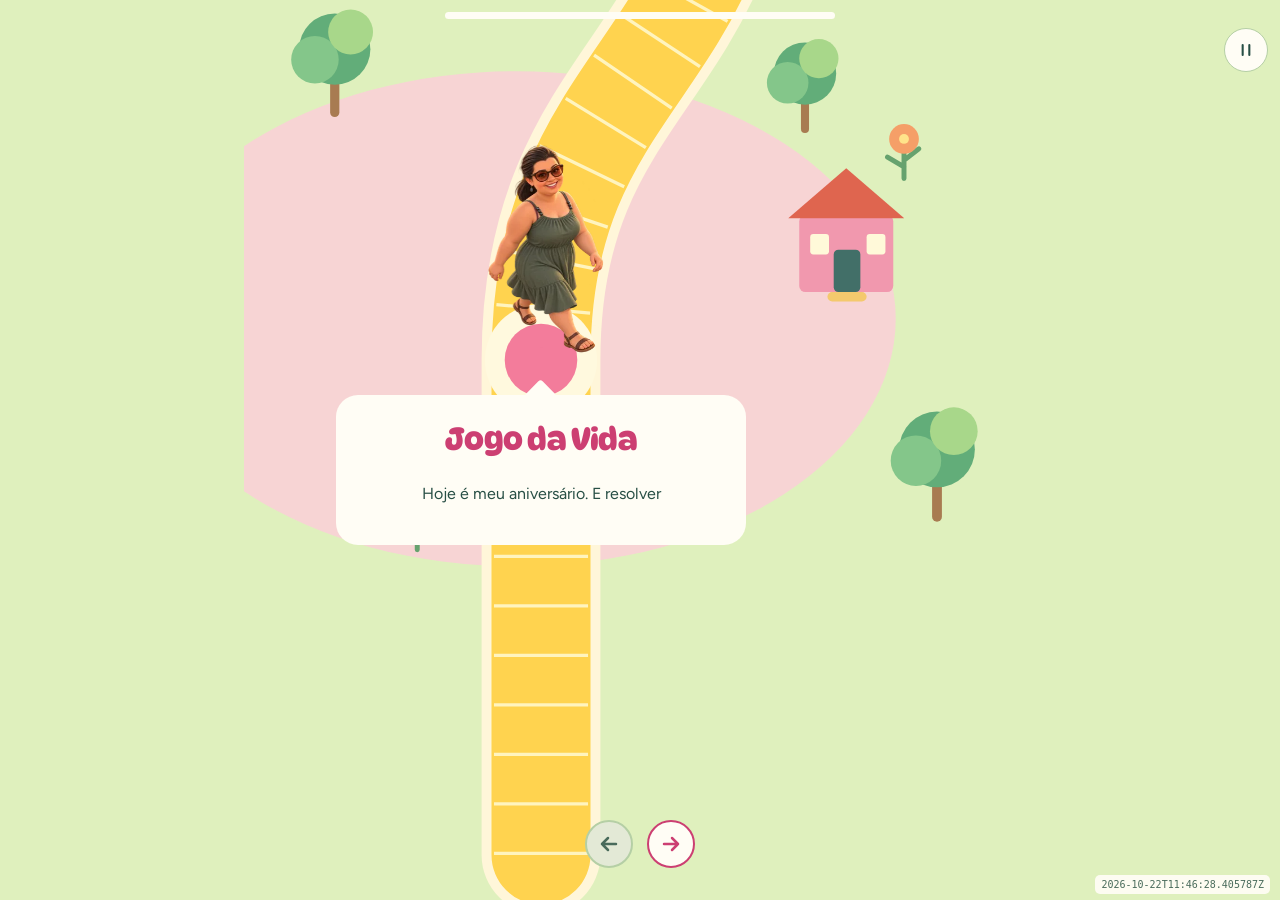
<file: docs/index.html>
<!doctype html><html lang="pt-BR"><head>
<!-- Google tag (gtag.js) -->
<script async src="https://www.googletagmanager.com/gtag/js?id=G-HTS7E9BXDD"></script>
<script>
  window.dataLayer = window.dataLayer || [];
  function gtag(){dataLayer.push(arguments);}
  gtag('js', new Date());

  gtag('config', 'G-HTS7E9BXDD');
</script>
<meta charset="utf-8"><meta name="viewport" content="width=device-width,initial-scale=1"><title>Jogo da Vida</title><link rel="stylesheet" href="style.css?v=92716faf28afe22a"></head><body><main><button id="reading-playback-toggle" class="reading-playback" type="button" aria-pressed="false" aria-label="Pausar animação e pergunta automática" title="Pausar"><svg viewBox="0 0 24 24" width="20" height="20" aria-hidden="true" focusable="false"><path class="reading-pause-icon" d="M8 6v12M16 6v12"/><path class="reading-play-icon" d="m9 5 10 7-10 7Z"/></svg></button><div id="timeline-progress" class="timeline-progress" role="progressbar" aria-label="Progresso da história" aria-valuemin="0" aria-valuemax="100" aria-valuenow="0" hidden><div class="timeline-progress-track"><div class="timeline-progress-fill"></div></div></div><div class="stage" aria-label="Tabuleiro vertical de memórias"><div class="map"><svg xmlns="http://www.w3.org/2000/svg" width="480" height="5250" viewBox="0 0 480 5250" aria-hidden="true"><rect width="480" height="5250" fill="#dff0bd" /><ellipse cx="165" cy="4625" rx="230" ry="150" fill="#f7d4d4" /><ellipse cx="315" cy="4275" rx="230" ry="150" fill="#c5e9d7" /><ellipse cx="165" cy="3925" rx="230" ry="150" fill="#f9dfab" /><ellipse cx="315" cy="3575" rx="230" ry="150" fill="#d9e8cd" /><ellipse cx="165" cy="3225" rx="230" ry="150" fill="#f7d4d4" /><ellipse cx="315" cy="2875" rx="230" ry="150" fill="#c5e9d7" /><ellipse cx="165" cy="2525" rx="230" ry="150" fill="#f9dfab" /><ellipse cx="315" cy="2175" rx="230" ry="150" fill="#d9e8cd" /><ellipse cx="165" cy="1825" rx="230" ry="150" fill="#f7d4d4" /><ellipse cx="315" cy="1475" rx="230" ry="150" fill="#c5e9d7" /><ellipse cx="165" cy="1125" rx="230" ry="150" fill="#f9dfab" /><ellipse cx="315" cy="775" rx="230" ry="150" fill="#d9e8cd" /><ellipse cx="165" cy="425" rx="230" ry="150" fill="#f7d4d4" /><path d="M 180 4950 L 180 4650 C 180 4475.0 300 4475.0 300 4300 C 300 4125.0 180 4125.0 180 3950 C 180 3775.0 300 3775.0 300 3600 C 300 3425.0 180 3425.0 180 3250 C 180 3075.0 300 3075.0 300 2900 C 300 2725.0 180 2725.0 180 2550 C 180 2375.0 300 2375.0 300 2200 C 300 2025.0 180 2025.0 180 1850 C 180 1675.0 300 1675.0 300 1500 C 300 1325.0 180 1325.0 180 1150 C 180 975.0 300 975.0 300 800 C 300 625.0 180 625.0 180 450 L 180 120" fill="none" stroke="#fff6d9" stroke-width="72" stroke-linecap="round" /><path d="M 180 4950 L 180 4650 C 180 4475.0 300 4475.0 300 4300 C 300 4125.0 180 4125.0 180 3950 C 180 3775.0 300 3775.0 300 3600 C 300 3425.0 180 3425.0 180 3250 C 180 3075.0 300 3075.0 300 2900 C 300 2725.0 180 2725.0 180 2550 C 180 2375.0 300 2375.0 300 2200 C 300 2025.0 180 2025.0 180 1850 C 180 1675.0 300 1675.0 300 1500 C 300 1325.0 180 1325.0 180 1150 C 180 975.0 300 975.0 300 800 C 300 625.0 180 625.0 180 450 L 180 120" fill="none" stroke="#ffd34f" stroke-width="60" stroke-linecap="round" /><path d="M 180 4950 L 180 4650 C 180 4475.0 300 4475.0 300 4300 C 300 4125.0 180 4125.0 180 3950 C 180 3775.0 300 3775.0 300 3600 C 300 3425.0 180 3425.0 180 3250 C 180 3075.0 300 3075.0 300 2900 C 300 2725.0 180 2725.0 180 2550 C 180 2375.0 300 2375.0 300 2200 C 300 2025.0 180 2025.0 180 1850 C 180 1675.0 300 1675.0 300 1500 C 300 1325.0 180 1325.0 180 1150 C 180 975.0 300 975.0 300 800 C 300 625.0 180 625.0 180 450 L 180 120" fill="none" stroke="#fff4bf" stroke-width="57" stroke-dasharray="2 28" /><g data-scene="0" transform="translate(0 1750)"><g transform="translate(55 2750) scale(0.8)"><path d="M0 0v-33" stroke="#a87b51" stroke-width="7" stroke-linecap="round" /><circle cy="-48" r="27" fill="#62ad79" /><circle cx="-15" cy="-40" r="18" fill="#84c68a" /><circle cx="12" cy="-61" r="17" fill="#a8d78a" /></g><g transform="translate(420 2995) scale(0.85)"><path d="M0 0v-33" stroke="#a87b51" stroke-width="7" stroke-linecap="round" /><circle cy="-48" r="27" fill="#62ad79" /><circle cx="-15" cy="-40" r="18" fill="#84c68a" /><circle cx="12" cy="-61" r="17" fill="#a8d78a" /></g><g transform="translate(75 2980)"><path d="M0 0v-20m0 13-10-6m10 2 9-7" fill="none" stroke="#66a26e" stroke-width="3" stroke-linecap="round" /><circle cy="-24" r="9" fill="#f1799c" /><circle cy="-24" r="3" fill="#ffe38a" /></g><g transform="translate(400 2790)"><path d="M0 0v-20m0 13-10-6m10 2 9-7" fill="none" stroke="#66a26e" stroke-width="3" stroke-linecap="round" /><circle cy="-24" r="9" fill="#f59f68" /><circle cy="-24" r="3" fill="#ffe38a" /></g><g transform="translate(105 3015)"><path d="M0 0v-20m0 13-10-6m10 2 9-7" fill="none" stroke="#66a26e" stroke-width="3" stroke-linecap="round" /><circle cy="-24" r="9" fill="#f1799c" /><circle cy="-24" r="3" fill="#ffe38a" /></g><g transform="translate(365 2855) scale(0.95)"><rect x="-30" y="-45" width="60" height="49" rx="4" fill="#f198ae" /><path d="M-37-43 0-75 37-43Z" fill="#df654f" /><rect x="-8" y="-23" width="17" height="27" rx="3" fill="#426f68" /><rect x="-23" y="-33" width="12" height="13" rx="2" fill="#fff9d9" /><rect x="13" y="-33" width="12" height="13" rx="2" fill="#fff9d9" /><rect x="-12" y="4" width="25" height="6" rx="3" fill="#f4c96d" /></g><g transform="translate(340 2760) scale(0.7)"><path d="M0 0v-33" stroke="#a87b51" stroke-width="7" stroke-linecap="round" /><circle cy="-48" r="27" fill="#62ad79" /><circle cx="-15" cy="-40" r="18" fill="#84c68a" /><circle cx="12" cy="-61" r="17" fill="#a8d78a" /></g></g><g class="house-stop" data-go="0"><circle cx="180" cy="4650" r="34" fill="#fff9de" /><circle cx="180" cy="4650" r="22" fill="#f4b5a8" class="stop-core" /></g><g data-scene="1" transform="translate(0 1750)"><g transform="translate(55 2400) scale(0.8)"><path d="M0 0v-33" stroke="#a87b51" stroke-width="7" stroke-linecap="round" /><circle cy="-48" r="27" fill="#62ad79" /><circle cx="-15" cy="-40" r="18" fill="#84c68a" /><circle cx="12" cy="-61" r="17" fill="#a8d78a" /></g><g transform="translate(420 2645) scale(0.85)"><path d="M0 0v-33" stroke="#a87b51" stroke-width="7" stroke-linecap="round" /><circle cy="-48" r="27" fill="#62ad79" /><circle cx="-15" cy="-40" r="18" fill="#84c68a" /><circle cx="12" cy="-61" r="17" fill="#a8d78a" /></g><g transform="translate(75 2630)"><path d="M0 0v-20m0 13-10-6m10 2 9-7" fill="none" stroke="#66a26e" stroke-width="3" stroke-linecap="round" /><circle cy="-24" r="9" fill="#f1799c" /><circle cy="-24" r="3" fill="#ffe38a" /></g><g transform="translate(400 2440)"><path d="M0 0v-20m0 13-10-6m10 2 9-7" fill="none" stroke="#66a26e" stroke-width="3" stroke-linecap="round" /><circle cy="-24" r="9" fill="#f59f68" /><circle cy="-24" r="3" fill="#ffe38a" /></g><g transform="translate(105 2665)"><path d="M0 0v-20m0 13-10-6m10 2 9-7" fill="none" stroke="#66a26e" stroke-width="3" stroke-linecap="round" /><circle cy="-24" r="9" fill="#f1799c" /><circle cy="-24" r="3" fill="#ffe38a" /></g><g transform="translate(95 2505) scale(0.95)"><rect x="-30" y="-45" width="60" height="49" rx="4" fill="#ffd888" /><path d="M-37-43 0-75 37-43Z" fill="#df654f" /><rect x="-8" y="-23" width="17" height="27" rx="3" fill="#426f68" /><rect x="-23" y="-33" width="12" height="13" rx="2" fill="#fff9d9" /><rect x="13" y="-33" width="12" height="13" rx="2" fill="#fff9d9" /><rect x="-12" y="4" width="25" height="6" rx="3" fill="#f4c96d" /></g><g transform="translate(70 2410) scale(0.7)"><path d="M0 0v-33" stroke="#a87b51" stroke-width="7" stroke-linecap="round" /><circle cy="-48" r="27" fill="#62ad79" /><circle cx="-15" cy="-40" r="18" fill="#84c68a" /><circle cx="12" cy="-61" r="17" fill="#a8d78a" /></g><g transform="translate(25 2440) rotate(-5)"><rect x="-5" y="-5" width="155" height="110" rx="4" fill="#fffdf6" /><image href="assets/alagoas.webp" width="145" height="90" preserveAspectRatio="xMidYMid slice" /></g></g><g class="house-stop" data-go="1"><circle cx="300" cy="4300" r="34" fill="#fff9de" /><circle cx="300" cy="4300" r="22" fill="#f4b5a8" class="stop-core" /></g><g data-scene="2" transform="translate(0 1400)"><g transform="translate(55 2400) scale(0.8)"><path d="M0 0v-33" stroke="#a87b51" stroke-width="7" stroke-linecap="round" /><circle cy="-48" r="27" fill="#62ad79" /><circle cx="-15" cy="-40" r="18" fill="#84c68a" /><circle cx="12" cy="-61" r="17" fill="#a8d78a" /></g><g transform="translate(420 2645) scale(0.85)"><path d="M0 0v-33" stroke="#a87b51" stroke-width="7" stroke-linecap="round" /><circle cy="-48" r="27" fill="#62ad79" /><circle cx="-15" cy="-40" r="18" fill="#84c68a" /><circle cx="12" cy="-61" r="17" fill="#a8d78a" /></g><g transform="translate(75 2630)"><path d="M0 0v-20m0 13-10-6m10 2 9-7" fill="none" stroke="#66a26e" stroke-width="3" stroke-linecap="round" /><circle cy="-24" r="9" fill="#f1799c" /><circle cy="-24" r="3" fill="#ffe38a" /></g><g transform="translate(400 2440)"><path d="M0 0v-20m0 13-10-6m10 2 9-7" fill="none" stroke="#66a26e" stroke-width="3" stroke-linecap="round" /><circle cy="-24" r="9" fill="#f59f68" /><circle cy="-24" r="3" fill="#ffe38a" /></g><g transform="translate(105 2665)"><path d="M0 0v-20m0 13-10-6m10 2 9-7" fill="none" stroke="#66a26e" stroke-width="3" stroke-linecap="round" /><circle cy="-24" r="9" fill="#f1799c" /><circle cy="-24" r="3" fill="#ffe38a" /></g><g transform="translate(95 2505) scale(0.95)"><rect x="-30" y="-45" width="60" height="49" rx="4" fill="#ffd888" /><path d="M-37-43 0-75 37-43Z" fill="#df654f" /><rect x="-8" y="-23" width="17" height="27" rx="3" fill="#426f68" /><rect x="-23" y="-33" width="12" height="13" rx="2" fill="#fff9d9" /><rect x="13" y="-33" width="12" height="13" rx="2" fill="#fff9d9" /><rect x="-12" y="4" width="25" height="6" rx="3" fill="#f4c96d" /></g><g transform="translate(70 2410) scale(0.7)"><path d="M0 0v-33" stroke="#a87b51" stroke-width="7" stroke-linecap="round" /><circle cy="-48" r="27" fill="#62ad79" /><circle cx="-15" cy="-40" r="18" fill="#84c68a" /><circle cx="12" cy="-61" r="17" fill="#a8d78a" /></g></g><g class="house-stop" data-go="2"><circle cx="180" cy="3950" r="34" fill="#fff9de" /><circle cx="180" cy="3950" r="22" fill="#f4b5a8" class="stop-core" /></g><g data-scene="3" transform="translate(0 1400)"><g transform="translate(55 2050) scale(0.8)"><path d="M0 0v-33" stroke="#a87b51" stroke-width="7" stroke-linecap="round" /><circle cy="-48" r="27" fill="#62ad79" /><circle cx="-15" cy="-40" r="18" fill="#84c68a" /><circle cx="12" cy="-61" r="17" fill="#a8d78a" /></g><g transform="translate(420 2295) scale(0.85)"><path d="M0 0v-33" stroke="#a87b51" stroke-width="7" stroke-linecap="round" /><circle cy="-48" r="27" fill="#62ad79" /><circle cx="-15" cy="-40" r="18" fill="#84c68a" /><circle cx="12" cy="-61" r="17" fill="#a8d78a" /></g><g transform="translate(75 2280)"><path d="M0 0v-20m0 13-10-6m10 2 9-7" fill="none" stroke="#66a26e" stroke-width="3" stroke-linecap="round" /><circle cy="-24" r="9" fill="#f1799c" /><circle cy="-24" r="3" fill="#ffe38a" /></g><g transform="translate(400 2090)"><path d="M0 0v-20m0 13-10-6m10 2 9-7" fill="none" stroke="#66a26e" stroke-width="3" stroke-linecap="round" /><circle cy="-24" r="9" fill="#f59f68" /><circle cy="-24" r="3" fill="#ffe38a" /></g><g transform="translate(105 2315)"><path d="M0 0v-20m0 13-10-6m10 2 9-7" fill="none" stroke="#66a26e" stroke-width="3" stroke-linecap="round" /><circle cy="-24" r="9" fill="#f1799c" /><circle cy="-24" r="3" fill="#ffe38a" /></g><g transform="translate(285 2070) rotate(5)"><rect x="-5" y="-5" width="155" height="115" rx="4" fill="#fffdf6" /><image href="assets/recife.webp" width="145" height="95" preserveAspectRatio="xMidYMid slice" /></g><g transform="translate(60 2300) scale(0.62)"><rect x="-30" y="-45" width="60" height="49" rx="4" fill="#70c9b8" /><path d="M-37-43 0-75 37-43Z" fill="#df654f" /><rect x="-8" y="-23" width="17" height="27" rx="3" fill="#426f68" /><rect x="-23" y="-33" width="12" height="13" rx="2" fill="#fff9d9" /><rect x="13" y="-33" width="12" height="13" rx="2" fill="#fff9d9" /><rect x="-12" y="4" width="25" height="6" rx="3" fill="#f4c96d" /></g><g transform="translate(110 2285) scale(0.62)"><rect x="-30" y="-45" width="60" height="49" rx="4" fill="#f7a2ac" /><path d="M-37-43 0-75 37-43Z" fill="#df654f" /><rect x="-8" y="-23" width="17" height="27" rx="3" fill="#426f68" /><rect x="-23" y="-33" width="12" height="13" rx="2" fill="#fff9d9" /><rect x="13" y="-33" width="12" height="13" rx="2" fill="#fff9d9" /><rect x="-12" y="4" width="25" height="6" rx="3" fill="#f4c96d" /></g><g transform="translate(160 2300) scale(0.62)"><rect x="-30" y="-45" width="60" height="49" rx="4" fill="#f8cd76" /><path d="M-37-43 0-75 37-43Z" fill="#df654f" /><rect x="-8" y="-23" width="17" height="27" rx="3" fill="#426f68" /><rect x="-23" y="-33" width="12" height="13" rx="2" fill="#fff9d9" /><rect x="13" y="-33" width="12" height="13" rx="2" fill="#fff9d9" /><rect x="-12" y="4" width="25" height="6" rx="3" fill="#f4c96d" /></g><path d="M380 2240c-28-45 28-58 30-28 12-33 54-12 24 14l-25 25Z" fill="#ee7296" /></g><g class="house-stop" data-go="3"><circle cx="300" cy="3600" r="34" fill="#fff9de" /><circle cx="300" cy="3600" r="22" fill="#f4b5a8" class="stop-core" /></g><g data-scene="4" transform="translate(0 1050)"><g transform="translate(55 2050) scale(0.8)"><path d="M0 0v-33" stroke="#a87b51" stroke-width="7" stroke-linecap="round" /><circle cy="-48" r="27" fill="#62ad79" /><circle cx="-15" cy="-40" r="18" fill="#84c68a" /><circle cx="12" cy="-61" r="17" fill="#a8d78a" /></g><g transform="translate(420 2295) scale(0.85)"><path d="M0 0v-33" stroke="#a87b51" stroke-width="7" stroke-linecap="round" /><circle cy="-48" r="27" fill="#62ad79" /><circle cx="-15" cy="-40" r="18" fill="#84c68a" /><circle cx="12" cy="-61" r="17" fill="#a8d78a" /></g><g transform="translate(75 2280)"><path d="M0 0v-20m0 13-10-6m10 2 9-7" fill="none" stroke="#66a26e" stroke-width="3" stroke-linecap="round" /><circle cy="-24" r="9" fill="#f1799c" /><circle cy="-24" r="3" fill="#ffe38a" /></g><g transform="translate(400 2090)"><path d="M0 0v-20m0 13-10-6m10 2 9-7" fill="none" stroke="#66a26e" stroke-width="3" stroke-linecap="round" /><circle cy="-24" r="9" fill="#f59f68" /><circle cy="-24" r="3" fill="#ffe38a" /></g><g transform="translate(105 2315)"><path d="M0 0v-20m0 13-10-6m10 2 9-7" fill="none" stroke="#66a26e" stroke-width="3" stroke-linecap="round" /><circle cy="-24" r="9" fill="#f1799c" /><circle cy="-24" r="3" fill="#ffe38a" /></g><g transform="translate(60 2300) scale(0.62)"><rect x="-30" y="-45" width="60" height="49" rx="4" fill="#70c9b8" /><path d="M-37-43 0-75 37-43Z" fill="#df654f" /><rect x="-8" y="-23" width="17" height="27" rx="3" fill="#426f68" /><rect x="-23" y="-33" width="12" height="13" rx="2" fill="#fff9d9" /><rect x="13" y="-33" width="12" height="13" rx="2" fill="#fff9d9" /><rect x="-12" y="4" width="25" height="6" rx="3" fill="#f4c96d" /></g><g transform="translate(110 2285) scale(0.62)"><rect x="-30" y="-45" width="60" height="49" rx="4" fill="#f7a2ac" /><path d="M-37-43 0-75 37-43Z" fill="#df654f" /><rect x="-8" y="-23" width="17" height="27" rx="3" fill="#426f68" /><rect x="-23" y="-33" width="12" height="13" rx="2" fill="#fff9d9" /><rect x="13" y="-33" width="12" height="13" rx="2" fill="#fff9d9" /><rect x="-12" y="4" width="25" height="6" rx="3" fill="#f4c96d" /></g><g transform="translate(160 2300) scale(0.62)"><rect x="-30" y="-45" width="60" height="49" rx="4" fill="#f8cd76" /><path d="M-37-43 0-75 37-43Z" fill="#df654f" /><rect x="-8" y="-23" width="17" height="27" rx="3" fill="#426f68" /><rect x="-23" y="-33" width="12" height="13" rx="2" fill="#fff9d9" /><rect x="13" y="-33" width="12" height="13" rx="2" fill="#fff9d9" /><rect x="-12" y="4" width="25" height="6" rx="3" fill="#f4c96d" /></g><path d="M380 2240c-28-45 28-58 30-28 12-33 54-12 24 14l-25 25Z" fill="#ee7296" /></g><g class="house-stop" data-go="4"><circle cx="180" cy="3250" r="34" fill="#fff9de" /><circle cx="180" cy="3250" r="22" fill="#f4b5a8" class="stop-core" /></g><g data-scene="5" transform="translate(0 1050)"><g transform="translate(55 1700) scale(0.8)"><path d="M0 0v-33" stroke="#a87b51" stroke-width="7" stroke-linecap="round" /><circle cy="-48" r="27" fill="#62ad79" /><circle cx="-15" cy="-40" r="18" fill="#84c68a" /><circle cx="12" cy="-61" r="17" fill="#a8d78a" /></g><g transform="translate(420 1945) scale(0.85)"><path d="M0 0v-33" stroke="#a87b51" stroke-width="7" stroke-linecap="round" /><circle cy="-48" r="27" fill="#62ad79" /><circle cx="-15" cy="-40" r="18" fill="#84c68a" /><circle cx="12" cy="-61" r="17" fill="#a8d78a" /></g><g transform="translate(75 1930)"><path d="M0 0v-20m0 13-10-6m10 2 9-7" fill="none" stroke="#66a26e" stroke-width="3" stroke-linecap="round" /><circle cy="-24" r="9" fill="#f1799c" /><circle cy="-24" r="3" fill="#ffe38a" /></g><g transform="translate(400 1740)"><path d="M0 0v-20m0 13-10-6m10 2 9-7" fill="none" stroke="#66a26e" stroke-width="3" stroke-linecap="round" /><circle cy="-24" r="9" fill="#f59f68" /><circle cy="-24" r="3" fill="#ffe38a" /></g><g transform="translate(105 1965)"><path d="M0 0v-20m0 13-10-6m10 2 9-7" fill="none" stroke="#66a26e" stroke-width="3" stroke-linecap="round" /><circle cy="-24" r="9" fill="#f1799c" /><circle cy="-24" r="3" fill="#ffe38a" /></g><path d="M80 1800h80" stroke="#b5caa7" stroke-width="7" stroke-linecap="round" /></g><g class="house-stop" data-go="5"><circle cx="300" cy="2900" r="34" fill="#fff9de" /><circle cx="300" cy="2900" r="22" fill="#f4b5a8" class="stop-core" /></g><g data-scene="6" transform="translate(0 1050)"><g transform="translate(55 1350) scale(0.8)"><path d="M0 0v-33" stroke="#a87b51" stroke-width="7" stroke-linecap="round" /><circle cy="-48" r="27" fill="#62ad79" /><circle cx="-15" cy="-40" r="18" fill="#84c68a" /><circle cx="12" cy="-61" r="17" fill="#a8d78a" /></g><g transform="translate(420 1595) scale(0.85)"><path d="M0 0v-33" stroke="#a87b51" stroke-width="7" stroke-linecap="round" /><circle cy="-48" r="27" fill="#62ad79" /><circle cx="-15" cy="-40" r="18" fill="#84c68a" /><circle cx="12" cy="-61" r="17" fill="#a8d78a" /></g><g transform="translate(75 1580)"><path d="M0 0v-20m0 13-10-6m10 2 9-7" fill="none" stroke="#66a26e" stroke-width="3" stroke-linecap="round" /><circle cy="-24" r="9" fill="#f1799c" /><circle cy="-24" r="3" fill="#ffe38a" /></g><g transform="translate(400 1390)"><path d="M0 0v-20m0 13-10-6m10 2 9-7" fill="none" stroke="#66a26e" stroke-width="3" stroke-linecap="round" /><circle cy="-24" r="9" fill="#f59f68" /><circle cy="-24" r="3" fill="#ffe38a" /></g><g transform="translate(105 1615)"><path d="M0 0v-20m0 13-10-6m10 2 9-7" fill="none" stroke="#66a26e" stroke-width="3" stroke-linecap="round" /><circle cy="-24" r="9" fill="#f1799c" /><circle cy="-24" r="3" fill="#ffe38a" /></g><g transform="translate(365 1415) scale(0.8)"><rect x="-30" y="-45" width="60" height="49" rx="4" fill="#f69baf" /><path d="M-37-43 0-75 37-43Z" fill="#df654f" /><rect x="-8" y="-23" width="17" height="27" rx="3" fill="#426f68" /><rect x="-23" y="-33" width="12" height="13" rx="2" fill="#fff9d9" /><rect x="13" y="-33" width="12" height="13" rx="2" fill="#fff9d9" /><rect x="-12" y="4" width="25" height="6" rx="3" fill="#f4c96d" /></g></g><g class="house-stop" data-go="6"><circle cx="180" cy="2550" r="34" fill="#fff9de" /><circle cx="180" cy="2550" r="22" fill="#f4b5a8" class="stop-core" /></g><g data-scene="7" transform="translate(0 700)"><g transform="translate(55 1350) scale(0.8)"><path d="M0 0v-33" stroke="#a87b51" stroke-width="7" stroke-linecap="round" /><circle cy="-48" r="27" fill="#62ad79" /><circle cx="-15" cy="-40" r="18" fill="#84c68a" /><circle cx="12" cy="-61" r="17" fill="#a8d78a" /></g><g transform="translate(420 1595) scale(0.85)"><path d="M0 0v-33" stroke="#a87b51" stroke-width="7" stroke-linecap="round" /><circle cy="-48" r="27" fill="#62ad79" /><circle cx="-15" cy="-40" r="18" fill="#84c68a" /><circle cx="12" cy="-61" r="17" fill="#a8d78a" /></g><g transform="translate(75 1580)"><path d="M0 0v-20m0 13-10-6m10 2 9-7" fill="none" stroke="#66a26e" stroke-width="3" stroke-linecap="round" /><circle cy="-24" r="9" fill="#f1799c" /><circle cy="-24" r="3" fill="#ffe38a" /></g><g transform="translate(400 1390)"><path d="M0 0v-20m0 13-10-6m10 2 9-7" fill="none" stroke="#66a26e" stroke-width="3" stroke-linecap="round" /><circle cy="-24" r="9" fill="#f59f68" /><circle cy="-24" r="3" fill="#ffe38a" /></g><g transform="translate(105 1615)"><path d="M0 0v-20m0 13-10-6m10 2 9-7" fill="none" stroke="#66a26e" stroke-width="3" stroke-linecap="round" /><circle cy="-24" r="9" fill="#f1799c" /><circle cy="-24" r="3" fill="#ffe38a" /></g><g transform="translate(365 1415) scale(0.8)"><rect x="-30" y="-45" width="60" height="49" rx="4" fill="#f69baf" /><path d="M-37-43 0-75 37-43Z" fill="#df654f" /><rect x="-8" y="-23" width="17" height="27" rx="3" fill="#426f68" /><rect x="-23" y="-33" width="12" height="13" rx="2" fill="#fff9d9" /><rect x="13" y="-33" width="12" height="13" rx="2" fill="#fff9d9" /><rect x="-12" y="4" width="25" height="6" rx="3" fill="#f4c96d" /></g><image href="assets/dedey-baby.webp" x="325" y="1495" width="80" height="96" /></g><g class="house-stop" data-go="7"><circle cx="300" cy="2200" r="34" fill="#fff9de" /><circle cx="300" cy="2200" r="22" fill="#f4b5a8" class="stop-core" /></g><g data-scene="8" transform="translate(0 700)"><g transform="translate(55 1000) scale(0.8)"><path d="M0 0v-33" stroke="#a87b51" stroke-width="7" stroke-linecap="round" /><circle cy="-48" r="27" fill="#62ad79" /><circle cx="-15" cy="-40" r="18" fill="#84c68a" /><circle cx="12" cy="-61" r="17" fill="#a8d78a" /></g><g transform="translate(420 1245) scale(0.85)"><path d="M0 0v-33" stroke="#a87b51" stroke-width="7" stroke-linecap="round" /><circle cy="-48" r="27" fill="#62ad79" /><circle cx="-15" cy="-40" r="18" fill="#84c68a" /><circle cx="12" cy="-61" r="17" fill="#a8d78a" /></g><g transform="translate(75 1230)"><path d="M0 0v-20m0 13-10-6m10 2 9-7" fill="none" stroke="#66a26e" stroke-width="3" stroke-linecap="round" /><circle cy="-24" r="9" fill="#f1799c" /><circle cy="-24" r="3" fill="#ffe38a" /></g><g transform="translate(400 1040)"><path d="M0 0v-20m0 13-10-6m10 2 9-7" fill="none" stroke="#66a26e" stroke-width="3" stroke-linecap="round" /><circle cy="-24" r="9" fill="#f59f68" /><circle cy="-24" r="3" fill="#ffe38a" /></g><g transform="translate(105 1265)"><path d="M0 0v-20m0 13-10-6m10 2 9-7" fill="none" stroke="#66a26e" stroke-width="3" stroke-linecap="round" /><circle cy="-24" r="9" fill="#f1799c" /><circle cy="-24" r="3" fill="#ffe38a" /></g><g transform="translate(95 1105) scale(0.95)"><rect x="-30" y="-45" width="60" height="49" rx="4" fill="#ffd888" /><path d="M-37-43 0-75 37-43Z" fill="#df654f" /><rect x="-8" y="-23" width="17" height="27" rx="3" fill="#426f68" /><rect x="-23" y="-33" width="12" height="13" rx="2" fill="#fff9d9" /><rect x="13" y="-33" width="12" height="13" rx="2" fill="#fff9d9" /><rect x="-12" y="4" width="25" height="6" rx="3" fill="#f4c96d" /></g><g transform="translate(70 1010) scale(0.7)"><path d="M0 0v-33" stroke="#a87b51" stroke-width="7" stroke-linecap="round" /><circle cy="-48" r="27" fill="#62ad79" /><circle cx="-15" cy="-40" r="18" fill="#84c68a" /><circle cx="12" cy="-61" r="17" fill="#a8d78a" /></g></g><g class="house-stop" data-go="8"><circle cx="180" cy="1850" r="34" fill="#fff9de" /><circle cx="180" cy="1850" r="22" fill="#f4b5a8" class="stop-core" /></g><g data-scene="9" transform="translate(0 350)"><g transform="translate(55 1000) scale(0.8)"><path d="M0 0v-33" stroke="#a87b51" stroke-width="7" stroke-linecap="round" /><circle cy="-48" r="27" fill="#62ad79" /><circle cx="-15" cy="-40" r="18" fill="#84c68a" /><circle cx="12" cy="-61" r="17" fill="#a8d78a" /></g><g transform="translate(420 1245) scale(0.85)"><path d="M0 0v-33" stroke="#a87b51" stroke-width="7" stroke-linecap="round" /><circle cy="-48" r="27" fill="#62ad79" /><circle cx="-15" cy="-40" r="18" fill="#84c68a" /><circle cx="12" cy="-61" r="17" fill="#a8d78a" /></g><g transform="translate(75 1230)"><path d="M0 0v-20m0 13-10-6m10 2 9-7" fill="none" stroke="#66a26e" stroke-width="3" stroke-linecap="round" /><circle cy="-24" r="9" fill="#f1799c" /><circle cy="-24" r="3" fill="#ffe38a" /></g><g transform="translate(400 1040)"><path d="M0 0v-20m0 13-10-6m10 2 9-7" fill="none" stroke="#66a26e" stroke-width="3" stroke-linecap="round" /><circle cy="-24" r="9" fill="#f59f68" /><circle cy="-24" r="3" fill="#ffe38a" /></g><g transform="translate(105 1265)"><path d="M0 0v-20m0 13-10-6m10 2 9-7" fill="none" stroke="#66a26e" stroke-width="3" stroke-linecap="round" /><circle cy="-24" r="9" fill="#f1799c" /><circle cy="-24" r="3" fill="#ffe38a" /></g><g transform="translate(95 1105) scale(0.95)"><rect x="-30" y="-45" width="60" height="49" rx="4" fill="#ffd888" /><path d="M-37-43 0-75 37-43Z" fill="#df654f" /><rect x="-8" y="-23" width="17" height="27" rx="3" fill="#426f68" /><rect x="-23" y="-33" width="12" height="13" rx="2" fill="#fff9d9" /><rect x="13" y="-33" width="12" height="13" rx="2" fill="#fff9d9" /><rect x="-12" y="4" width="25" height="6" rx="3" fill="#f4c96d" /></g><g transform="translate(70 1010) scale(0.7)"><path d="M0 0v-33" stroke="#a87b51" stroke-width="7" stroke-linecap="round" /><circle cy="-48" r="27" fill="#62ad79" /><circle cx="-15" cy="-40" r="18" fill="#84c68a" /><circle cx="12" cy="-61" r="17" fill="#a8d78a" /></g></g><g class="house-stop" data-go="9"><circle cx="300" cy="1500" r="34" fill="#fff9de" /><circle cx="300" cy="1500" r="22" fill="#f4b5a8" class="stop-core" /></g><g data-scene="10" transform="translate(0 0)"><g transform="translate(55 1000) scale(0.8)"><path d="M0 0v-33" stroke="#a87b51" stroke-width="7" stroke-linecap="round" /><circle cy="-48" r="27" fill="#62ad79" /><circle cx="-15" cy="-40" r="18" fill="#84c68a" /><circle cx="12" cy="-61" r="17" fill="#a8d78a" /></g><g transform="translate(420 1245) scale(0.85)"><path d="M0 0v-33" stroke="#a87b51" stroke-width="7" stroke-linecap="round" /><circle cy="-48" r="27" fill="#62ad79" /><circle cx="-15" cy="-40" r="18" fill="#84c68a" /><circle cx="12" cy="-61" r="17" fill="#a8d78a" /></g><g transform="translate(75 1230)"><path d="M0 0v-20m0 13-10-6m10 2 9-7" fill="none" stroke="#66a26e" stroke-width="3" stroke-linecap="round" /><circle cy="-24" r="9" fill="#f1799c" /><circle cy="-24" r="3" fill="#ffe38a" /></g><g transform="translate(400 1040)"><path d="M0 0v-20m0 13-10-6m10 2 9-7" fill="none" stroke="#66a26e" stroke-width="3" stroke-linecap="round" /><circle cy="-24" r="9" fill="#f59f68" /><circle cy="-24" r="3" fill="#ffe38a" /></g><g transform="translate(105 1265)"><path d="M0 0v-20m0 13-10-6m10 2 9-7" fill="none" stroke="#66a26e" stroke-width="3" stroke-linecap="round" /><circle cy="-24" r="9" fill="#f1799c" /><circle cy="-24" r="3" fill="#ffe38a" /></g><g transform="translate(95 1105) scale(0.95)"><rect x="-30" y="-45" width="60" height="49" rx="4" fill="#ffd888" /><path d="M-37-43 0-75 37-43Z" fill="#df654f" /><rect x="-8" y="-23" width="17" height="27" rx="3" fill="#426f68" /><rect x="-23" y="-33" width="12" height="13" rx="2" fill="#fff9d9" /><rect x="13" y="-33" width="12" height="13" rx="2" fill="#fff9d9" /><rect x="-12" y="4" width="25" height="6" rx="3" fill="#f4c96d" /></g><g transform="translate(70 1010) scale(0.7)"><path d="M0 0v-33" stroke="#a87b51" stroke-width="7" stroke-linecap="round" /><circle cy="-48" r="27" fill="#62ad79" /><circle cx="-15" cy="-40" r="18" fill="#84c68a" /><circle cx="12" cy="-61" r="17" fill="#a8d78a" /></g></g><g class="house-stop" data-go="10"><circle cx="180" cy="1150" r="34" fill="#fff9de" /><circle cx="180" cy="1150" r="22" fill="#f4b5a8" class="stop-core" /></g><g data-scene="11" transform="translate(0 0)"><g transform="translate(55 650) scale(0.8)"><path d="M0 0v-33" stroke="#a87b51" stroke-width="7" stroke-linecap="round" /><circle cy="-48" r="27" fill="#62ad79" /><circle cx="-15" cy="-40" r="18" fill="#84c68a" /><circle cx="12" cy="-61" r="17" fill="#a8d78a" /></g><g transform="translate(420 895) scale(0.85)"><path d="M0 0v-33" stroke="#a87b51" stroke-width="7" stroke-linecap="round" /><circle cy="-48" r="27" fill="#62ad79" /><circle cx="-15" cy="-40" r="18" fill="#84c68a" /><circle cx="12" cy="-61" r="17" fill="#a8d78a" /></g><g transform="translate(75 880)"><path d="M0 0v-20m0 13-10-6m10 2 9-7" fill="none" stroke="#66a26e" stroke-width="3" stroke-linecap="round" /><circle cy="-24" r="9" fill="#f1799c" /><circle cy="-24" r="3" fill="#ffe38a" /></g><g transform="translate(400 690)"><path d="M0 0v-20m0 13-10-6m10 2 9-7" fill="none" stroke="#66a26e" stroke-width="3" stroke-linecap="round" /><circle cy="-24" r="9" fill="#f59f68" /><circle cy="-24" r="3" fill="#ffe38a" /></g><g transform="translate(105 915)"><path d="M0 0v-20m0 13-10-6m10 2 9-7" fill="none" stroke="#66a26e" stroke-width="3" stroke-linecap="round" /><circle cy="-24" r="9" fill="#f1799c" /><circle cy="-24" r="3" fill="#ffe38a" /></g><g transform="translate(365 750)"><rect x="-38" y="-60" width="76" height="67" rx="6" fill="#fffdf5" /><path d="M-45-61h90" stroke="#71bfae" stroke-width="9" stroke-linecap="round" /><path d="M0-51v22m-11-11h22" stroke="#ee7296" stroke-width="6" /><rect x="-10" y="-14" width="20" height="21" rx="2" fill="#6baea5" /></g></g><g class="house-stop" data-go="11"><circle cx="300" cy="800" r="34" fill="#fff9de" /><circle cx="300" cy="800" r="22" fill="#f4b5a8" class="stop-core" /></g><g data-scene="12" transform="translate(0 0)"><g transform="translate(55 300) scale(0.8)"><path d="M0 0v-33" stroke="#a87b51" stroke-width="7" stroke-linecap="round" /><circle cy="-48" r="27" fill="#62ad79" /><circle cx="-15" cy="-40" r="18" fill="#84c68a" /><circle cx="12" cy="-61" r="17" fill="#a8d78a" /></g><g transform="translate(420 545) scale(0.85)"><path d="M0 0v-33" stroke="#a87b51" stroke-width="7" stroke-linecap="round" /><circle cy="-48" r="27" fill="#62ad79" /><circle cx="-15" cy="-40" r="18" fill="#84c68a" /><circle cx="12" cy="-61" r="17" fill="#a8d78a" /></g><g transform="translate(75 530)"><path d="M0 0v-20m0 13-10-6m10 2 9-7" fill="none" stroke="#66a26e" stroke-width="3" stroke-linecap="round" /><circle cy="-24" r="9" fill="#f1799c" /><circle cy="-24" r="3" fill="#ffe38a" /></g><g transform="translate(400 340)"><path d="M0 0v-20m0 13-10-6m10 2 9-7" fill="none" stroke="#66a26e" stroke-width="3" stroke-linecap="round" /><circle cy="-24" r="9" fill="#f59f68" /><circle cy="-24" r="3" fill="#ffe38a" /></g><g transform="translate(105 565)"><path d="M0 0v-20m0 13-10-6m10 2 9-7" fill="none" stroke="#66a26e" stroke-width="3" stroke-linecap="round" /><circle cy="-24" r="9" fill="#f1799c" /><circle cy="-24" r="3" fill="#ffe38a" /></g><g transform="translate(95 405) scale(0.95)"><rect x="-30" y="-45" width="60" height="49" rx="4" fill="#f29d7c" /><path d="M-37-43 0-75 37-43Z" fill="#df654f" /><rect x="-8" y="-23" width="17" height="27" rx="3" fill="#426f68" /><rect x="-23" y="-33" width="12" height="13" rx="2" fill="#fff9d9" /><rect x="13" y="-33" width="12" height="13" rx="2" fill="#fff9d9" /><rect x="-12" y="4" width="25" height="6" rx="3" fill="#f4c96d" /></g><g transform="translate(70 310) scale(0.7)"><path d="M0 0v-33" stroke="#a87b51" stroke-width="7" stroke-linecap="round" /><circle cy="-48" r="27" fill="#62ad79" /><circle cx="-15" cy="-40" r="18" fill="#84c68a" /><circle cx="12" cy="-61" r="17" fill="#a8d78a" /></g></g><g class="house-stop" data-go="12"><circle cx="180" cy="450" r="34" fill="#fff9de" /><circle cx="180" cy="450" r="22" fill="#f4b5a8" class="stop-core" /></g></svg></div><img id="avatar" class="avatar" src="assets/mag.webp" alt="Personagem ilustrada de Magnolia" role="button" tabindex="0" draggable="false" width="144" height="184"></div><article class="retained-story" id="retained-story" aria-label="História desta memória" hidden><div class="bubble-content" id="retained-content" role="region" aria-label="Texto desta memória" tabindex="0"></div></article><article class="bubble" aria-label="Memória desta casa"><div class="bubble-content" id="memoryContent" role="region" aria-label="Texto desta memória" tabindex="0" aria-live="polite"><h1>Jogo da Vida</h1><p>Hoje é meu aniversário. E resolveram transformar minha vida num jogo! </p></div></article><nav class="timeline-navigation" aria-label="Navegar pela história"><button id="timeline-prev" type="button" aria-label="Voltar à memória anterior" title="Voltar" disabled><svg viewBox="0 0 24 24" width="24" height="24" aria-hidden="true" focusable="false"><path d="M19 12H5m6-6-6 6 6 6"/></svg></button><button id="timeline-next" type="button" aria-label="Avançar para a próxima memória" title="Avançar"><svg viewBox="0 0 24 24" width="24" height="24" aria-hidden="true" focusable="false"><path d="M5 12h14m-6-6 6 6-6 6"/></svg></button><button id="timeline-restart" class="timeline-restart" type="button" hidden>Recomeçar</button></nav><noscript><p>Ative JavaScript para percorrer as memórias.</p></noscript></main><script src="content.js?v=a5a12c2e4d4c23ad"></script><script src="story-playback.js?v=d49dbb634e176d20"></script><script src="app.js?v=b576ec9023b92835"></script><time id="app-version" class="app-version" datetime="2026-10-22T11:46:28.405787Z" aria-label="Versão da aplicação em UTC">2026-10-22T11:46:28.405787Z</time></body></html>
</file>
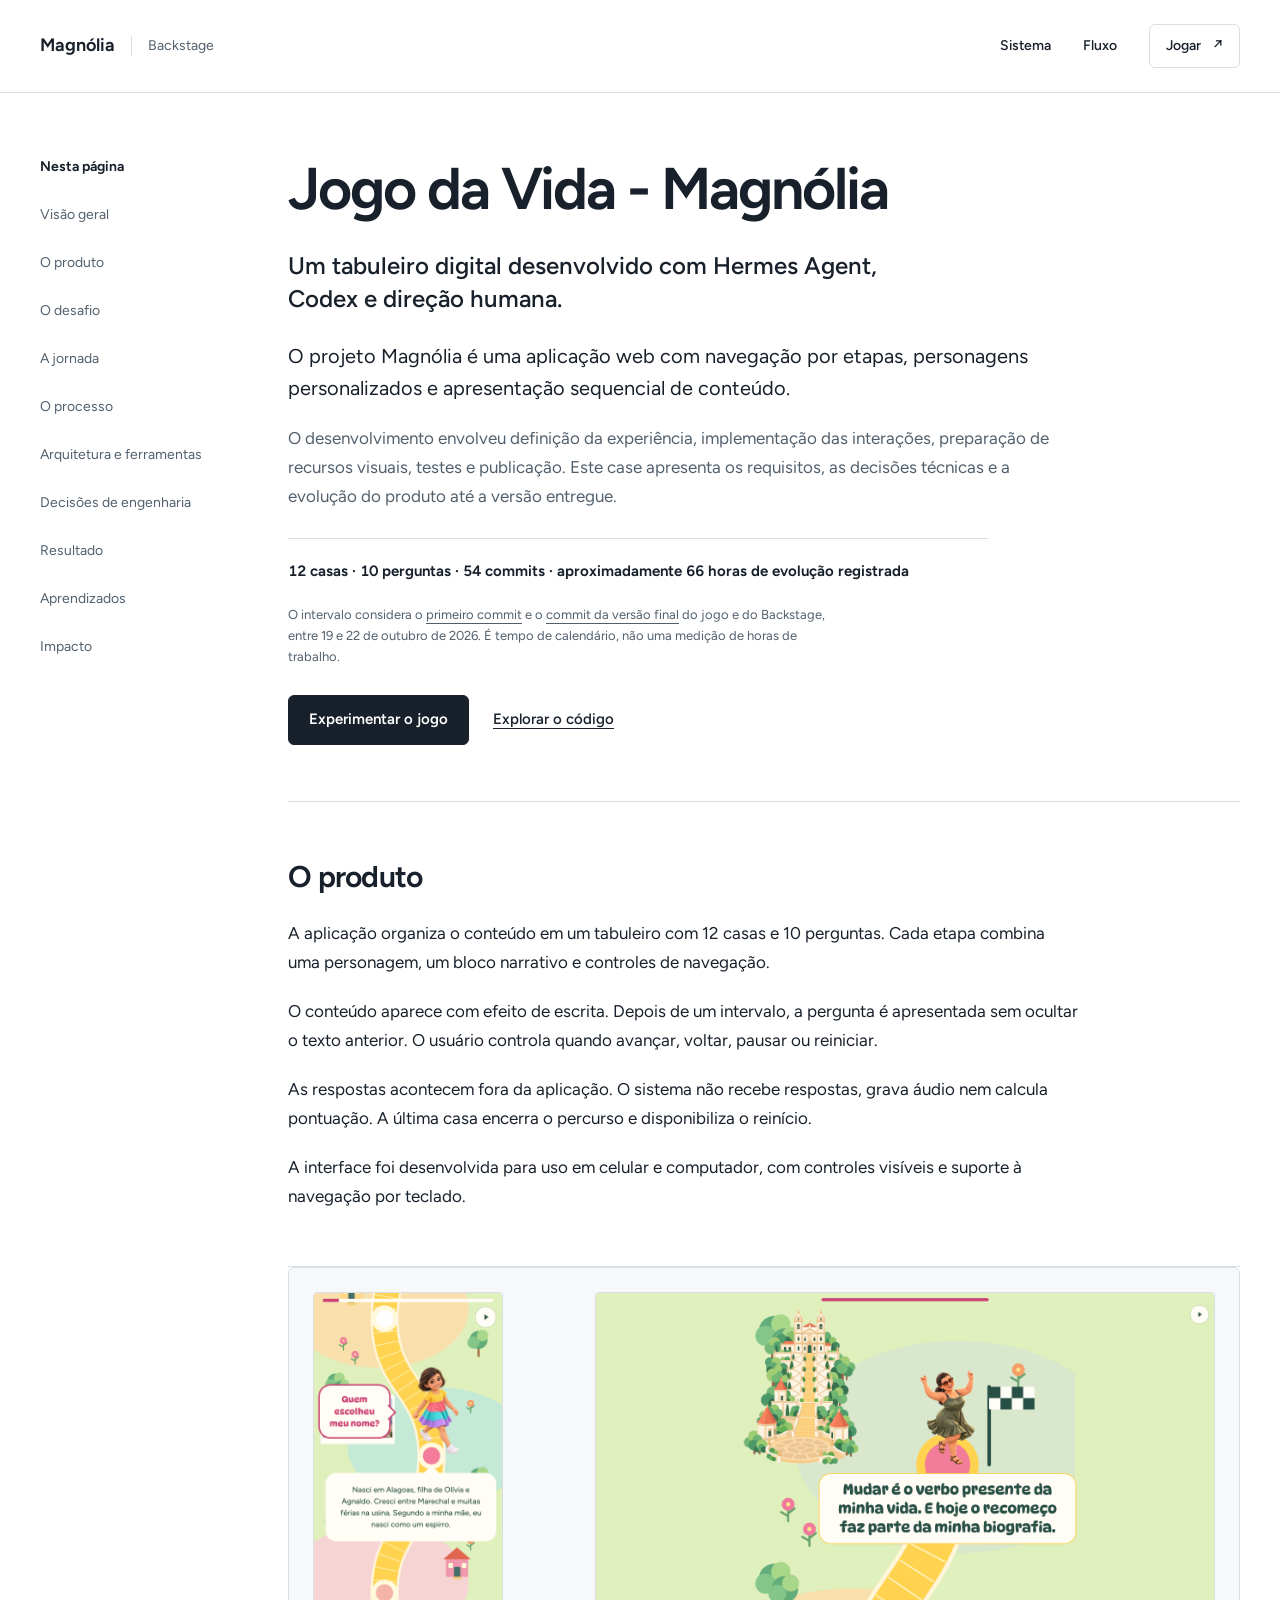
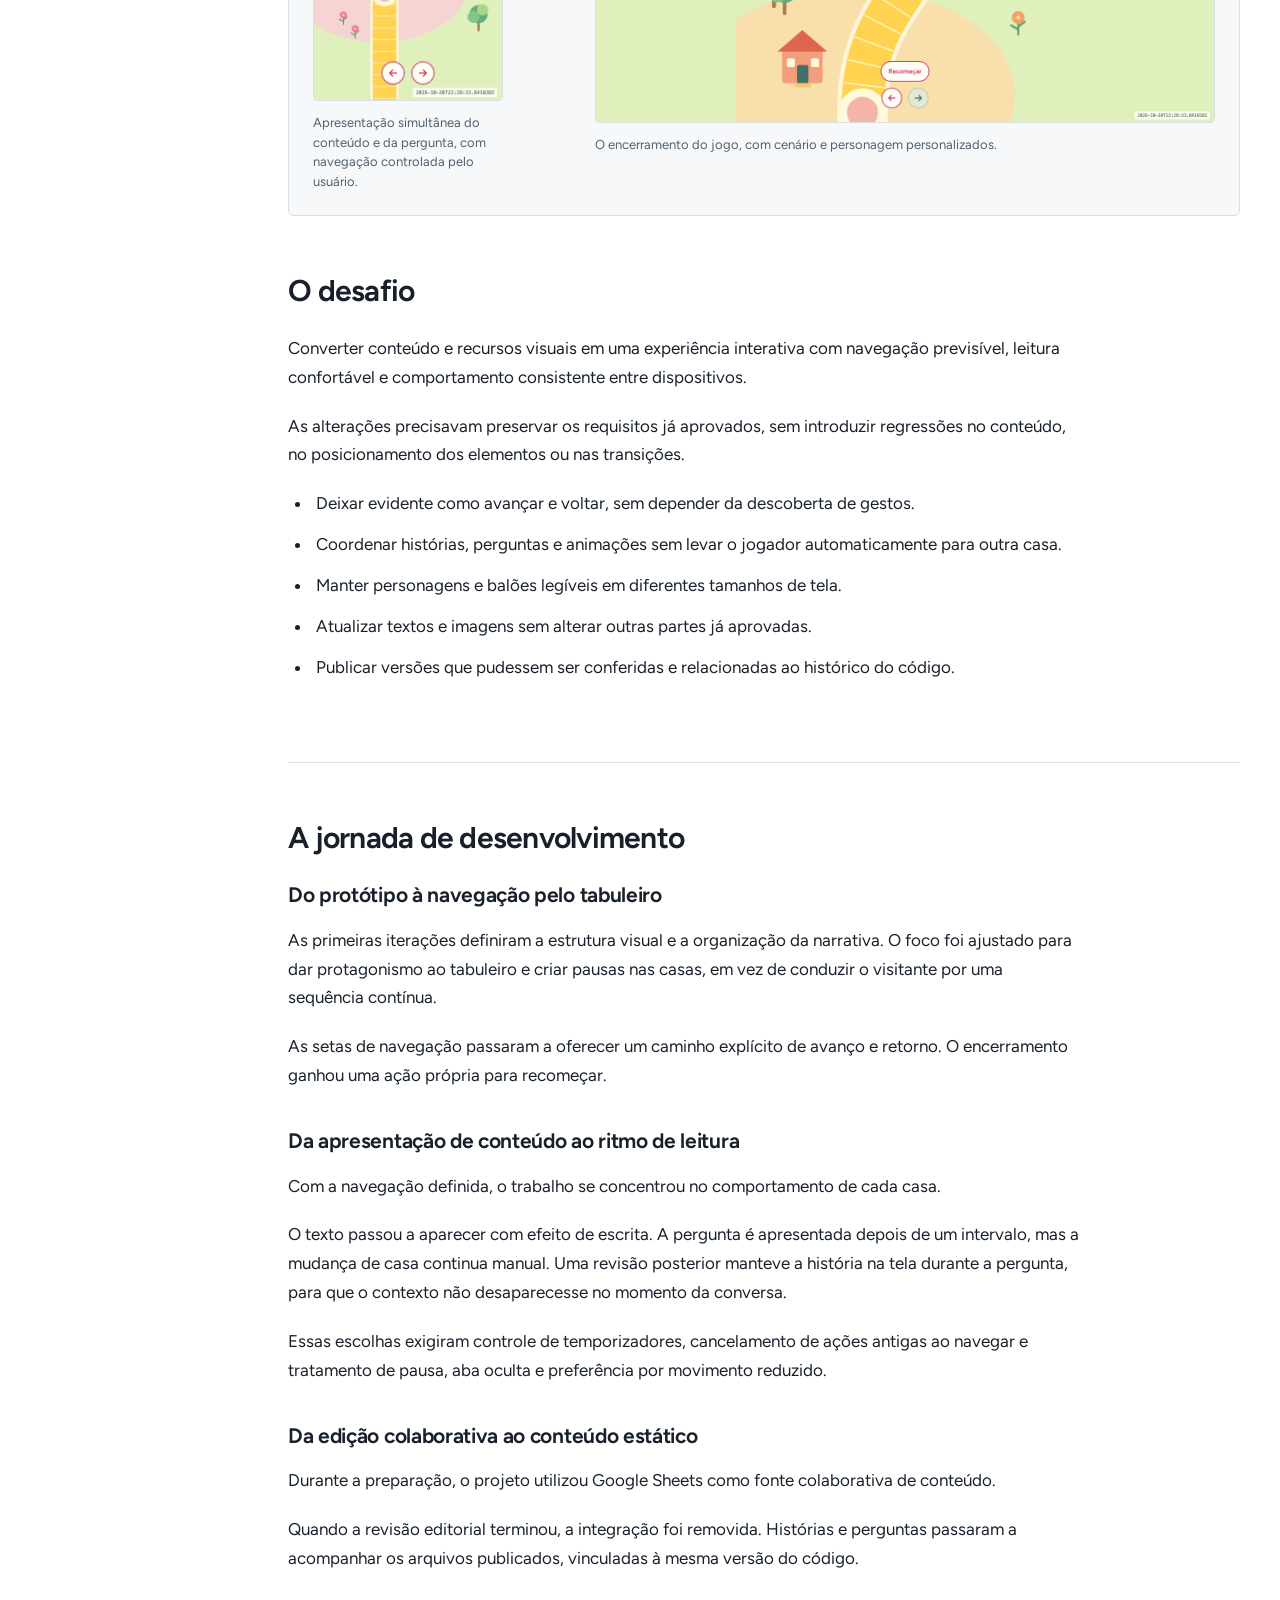
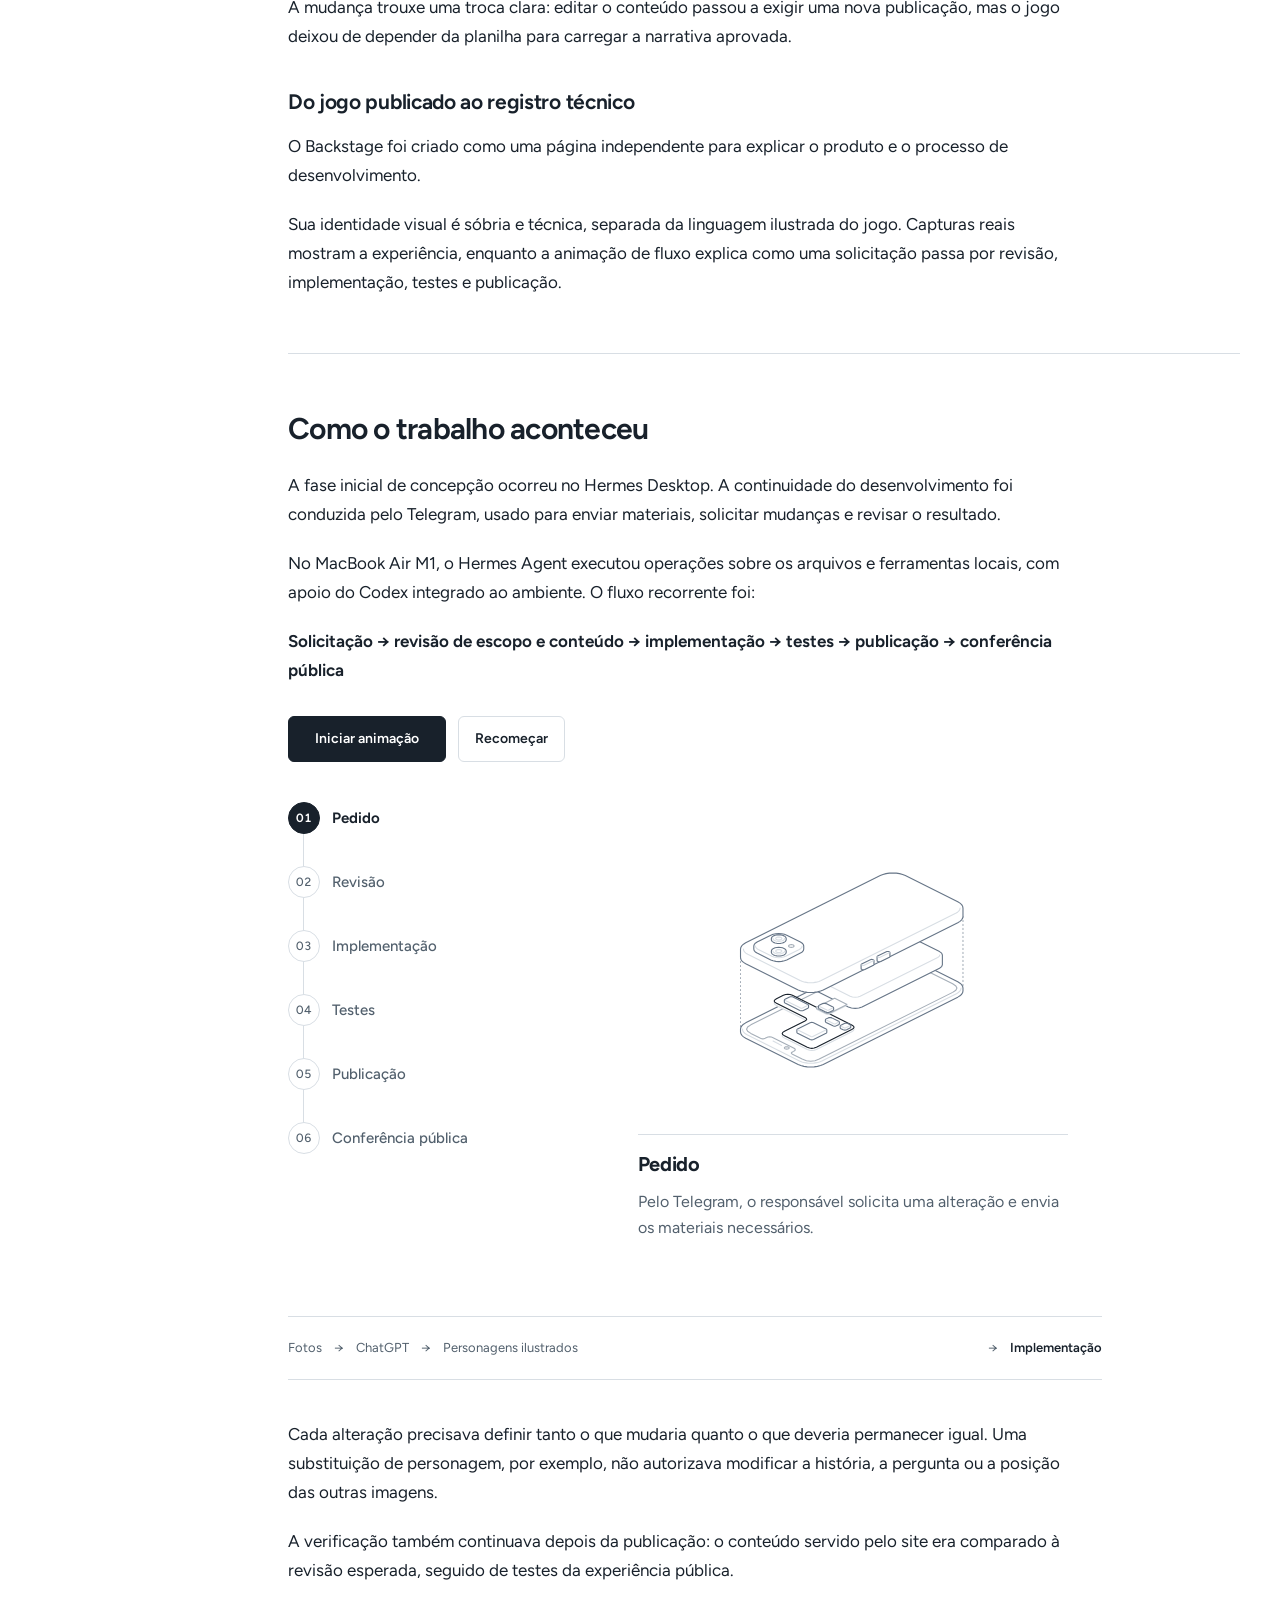
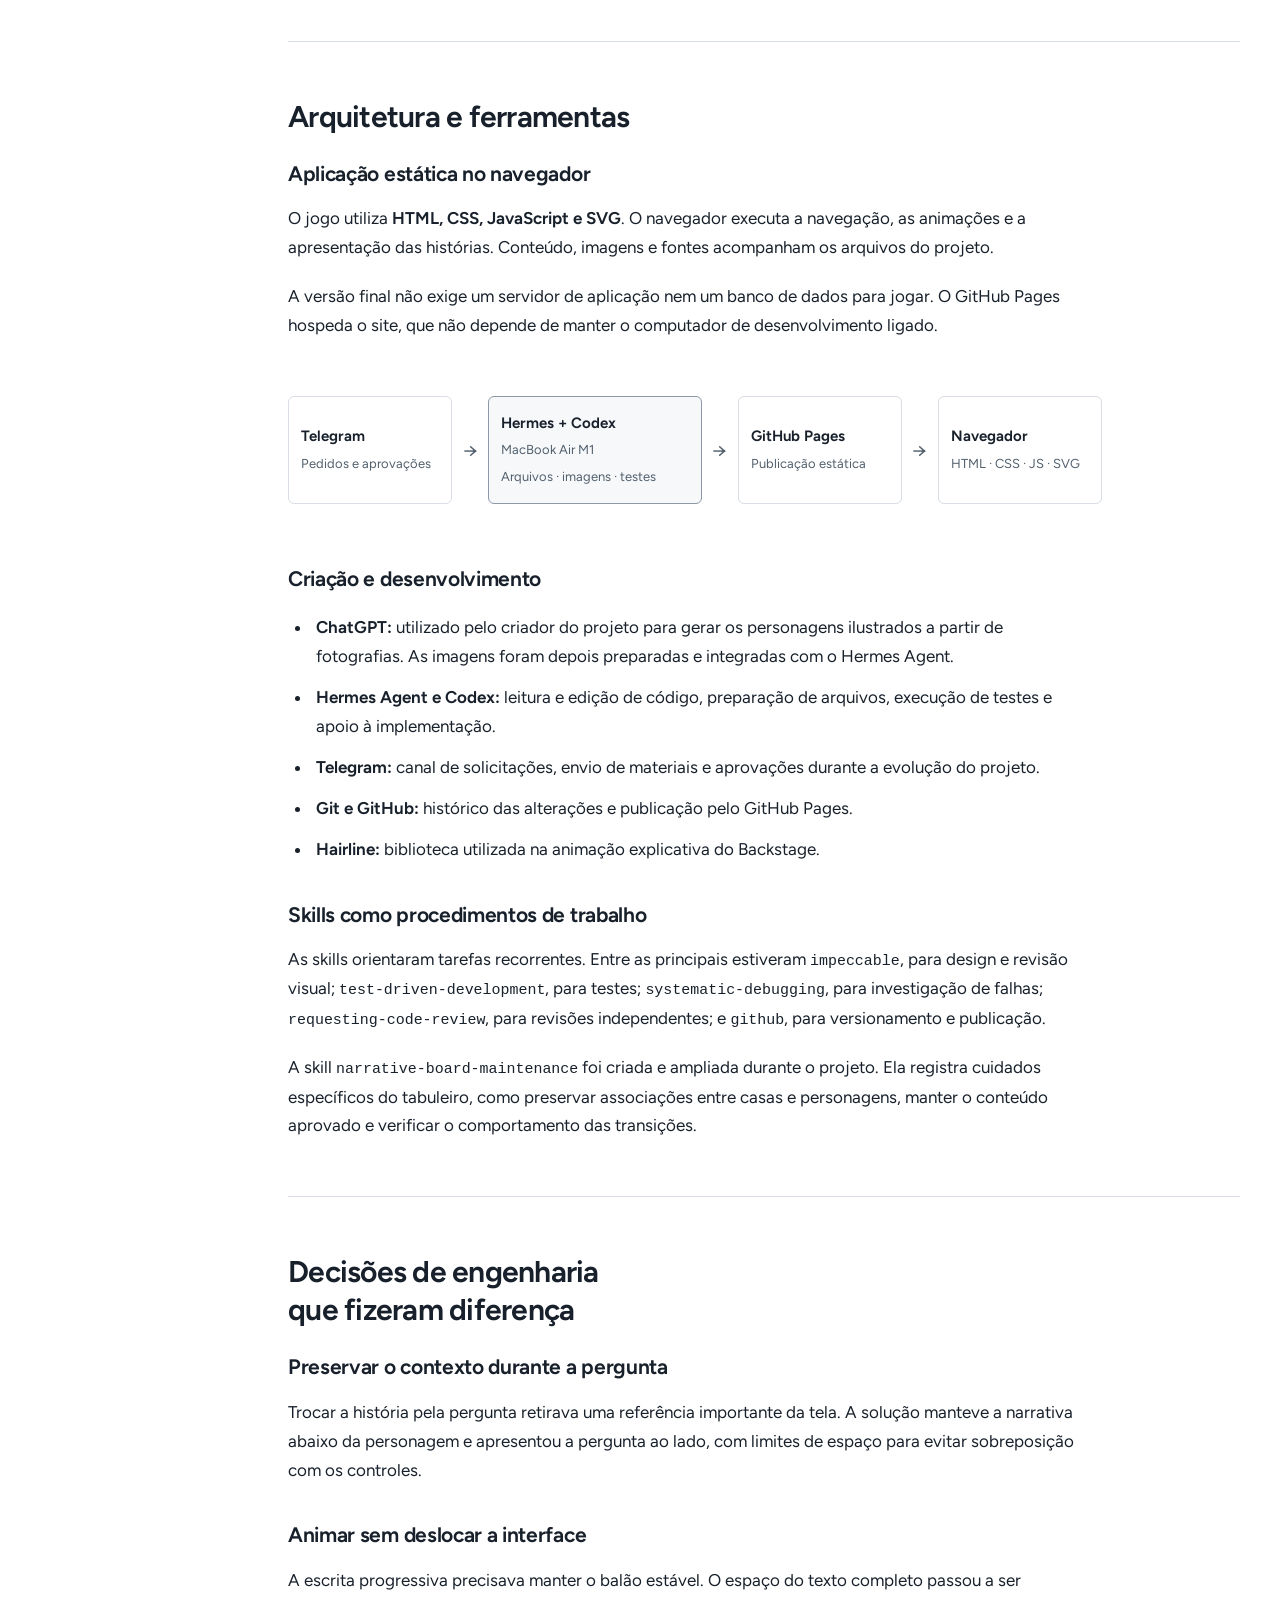
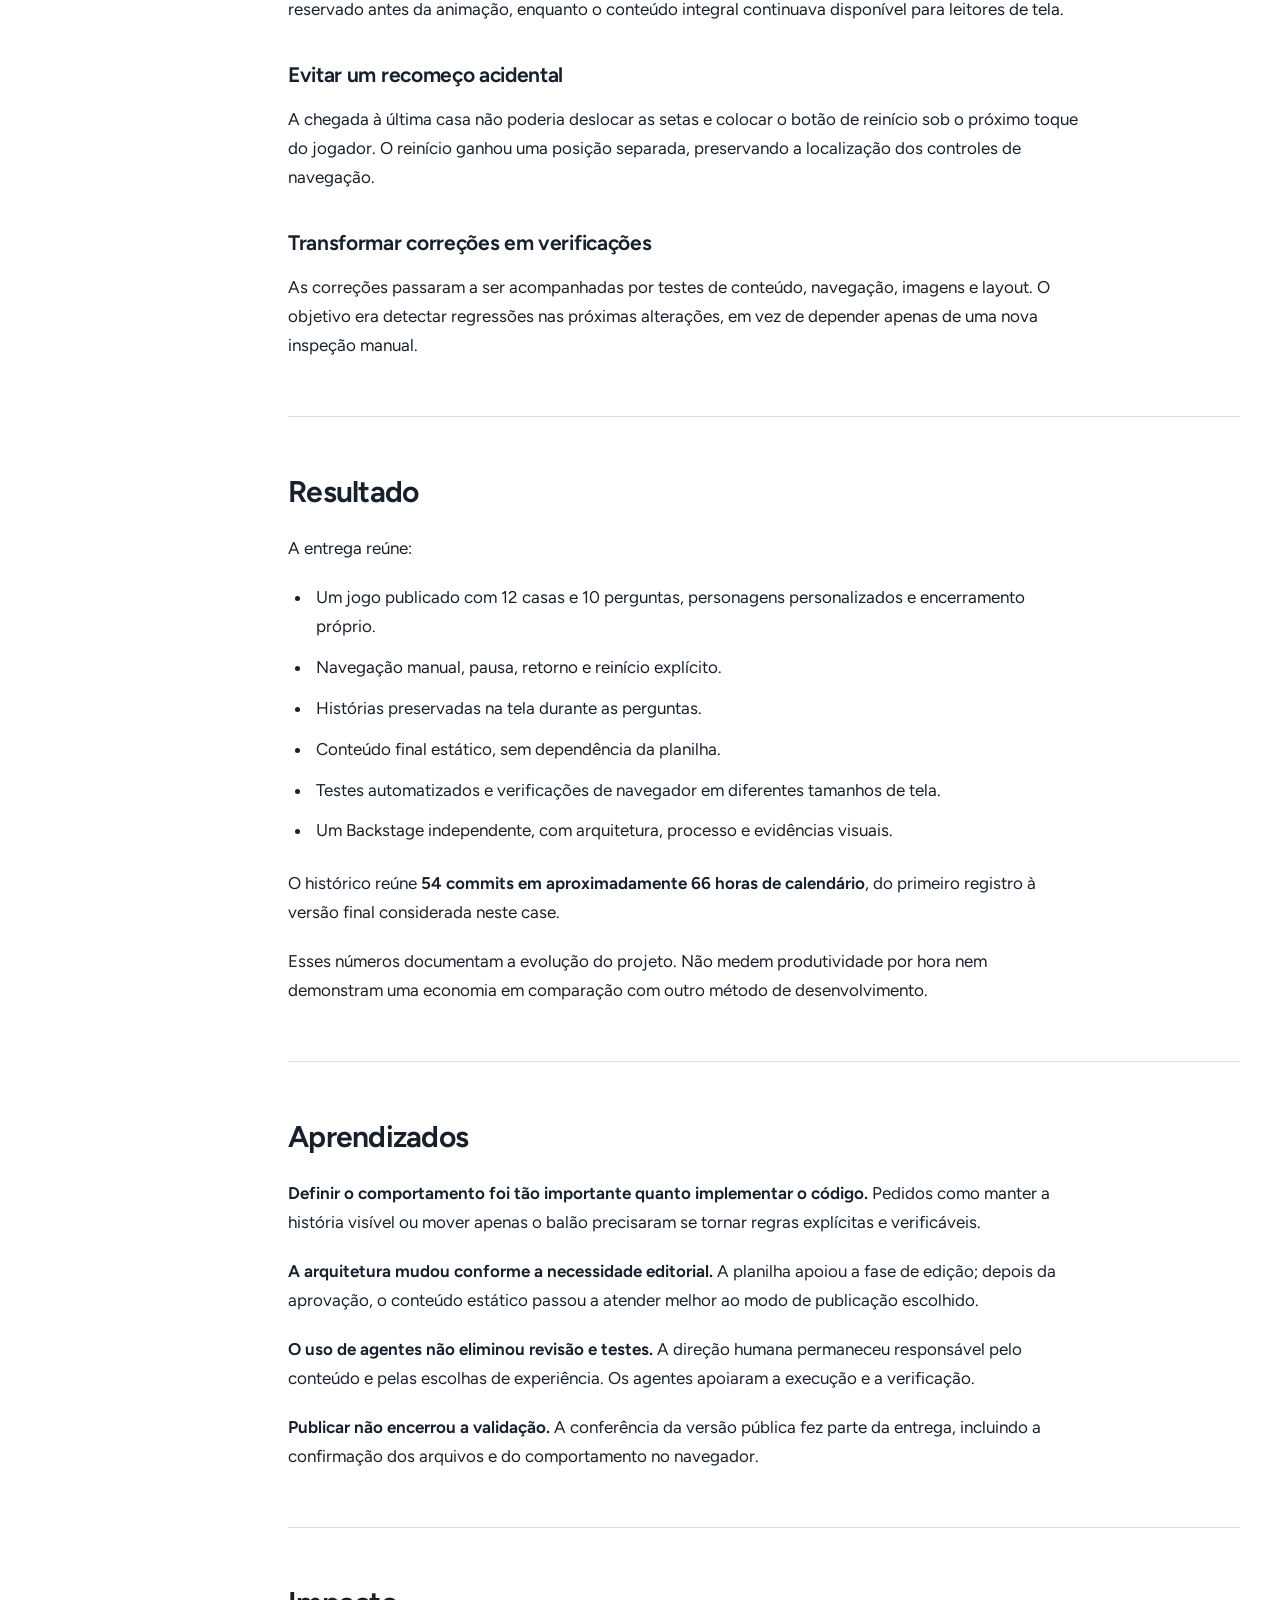
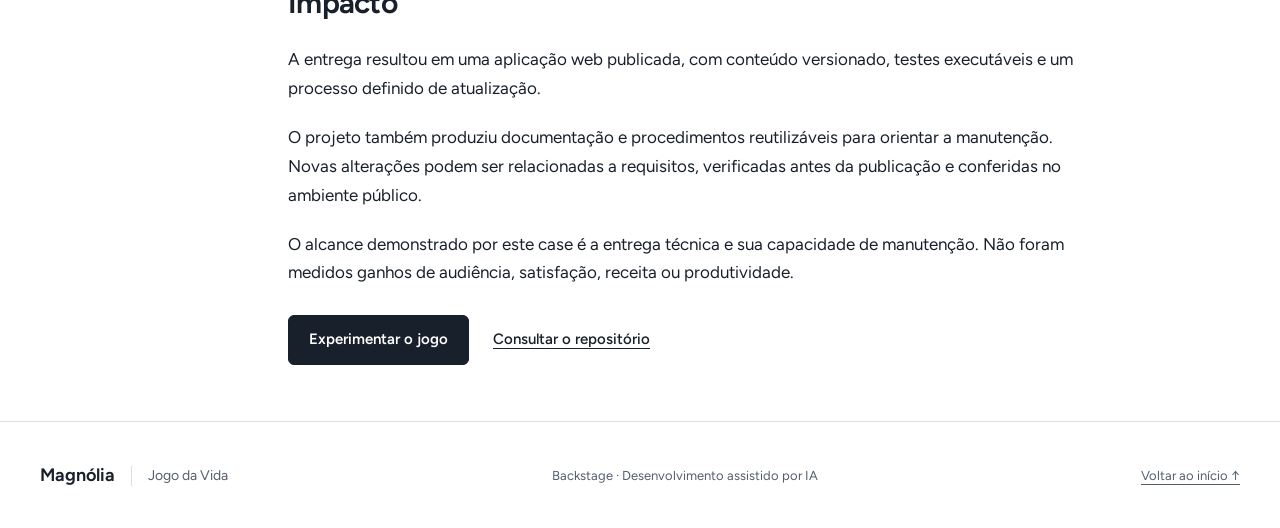
<file: docs/backstage/index.html>
<!doctype html>
<html lang="pt-BR">
<head>
<meta charset="utf-8"><meta name="viewport" content="width=device-width,initial-scale=1">
<title>Jogo da Vida - Magnólia</title>
<meta name="description" content="Case técnico do projeto Magnólia: produto, requisitos, desenvolvimento com Hermes Agent e Codex, decisões de engenharia, testes e publicação.">
<meta name="theme-color" content="#ffffff">
<link rel="canonical" href="https://paulosanches.github.io/magnolia-jogo-da-vida/backstage/">
<meta property="og:type" content="article"><meta property="og:locale" content="pt_BR"><meta property="og:title" content="Jogo da Vida - Magnólia">
<meta property="og:description" content="Case técnico do projeto Magnólia: produto, requisitos, desenvolvimento com Hermes Agent e Codex, decisões de engenharia, testes e publicação.">
<meta property="og:url" content="https://paulosanches.github.io/magnolia-jogo-da-vida/backstage/">
<meta property="og:image" content="https://paulosanches.github.io/magnolia-jogo-da-vida/backstage/assets/game-desktop.png">
<meta name="twitter:card" content="summary_large_image">
<link rel="stylesheet" href="backstage.css?v=8d2bd235febeeeeb">
</head>
<body>
<a class="skip-link" href="#conteudo">Pular para o conteúdo</a>
<header class="site-header"><a class="brand" href="../" aria-label="Magnólia: abrir o jogo">Magnólia<span>Backstage</span></a><nav aria-label="Navegação do backstage"><a href="#sistema">Sistema</a><a href="#fluxo">Fluxo</a><a class="nav-play" href="../">Jogar <span aria-hidden="true">↗</span></a></nav></header>
<main id="conteudo" class="content-layout"><aside class="contents"><div class="contents-title">Nesta página</div><nav aria-label="Seções do estudo de caso"><a href="#titulo">Visão geral</a><a href="#jogo">O produto</a><a href="#desafio">O desafio</a><a href="#jornada">A jornada</a><a href="#fluxo">O processo</a><a href="#sistema">Arquitetura e ferramentas</a><a href="#engenharia">Decisões de engenharia</a><a href="#resultado">Resultado</a><a href="#aprendizados">Aprendizados</a><a href="#impacto">Impacto</a></nav></aside><div class="page-content">
<section class="hero" aria-labelledby="titulo"><div class="hero-copy">
<h1 id="titulo" data-case-copy>Jogo da Vida - Magnólia</h1>
<p class="case-subtitle" data-case-copy>Um tabuleiro digital desenvolvido com Hermes Agent, Codex e direção humana.</p>
<p class="lead" data-case-copy>O projeto Magnólia é uma aplicação web com navegação por etapas, personagens personalizados e apresentação sequencial de conteúdo.</p>
<p data-case-copy>O desenvolvimento envolveu definição da experiência, implementação das interações, preparação de recursos visuais, testes e publicação. Este case apresenta os requisitos, as decisões técnicas e a evolução do produto até a versão entregue.</p>
<p class="case-metrics" data-case-copy><strong>12 casas · 10 perguntas · 54 commits · aproximadamente 66 horas de evolução registrada</strong></p>
<p class="case-metric-note" data-case-copy><em>O intervalo considera o <a href="https://github.com/PauloSanches/magnolia-jogo-da-vida/commit/6d4950af6e5f9630866530e6382bc72cc71f6833">primeiro commit</a> e o <a href="https://github.com/PauloSanches/magnolia-jogo-da-vida/commit/e6764d69d29c26b50729f8b0ca8801ce5e0fd67d">commit da versão final</a> do jogo e do Backstage, entre 19 e 22 de outubro de 2026. É tempo de calendário, não uma medição de horas de trabalho.</em></p>
<div class="actions"><a class="button primary" href="../">Experimentar o jogo</a><a class="text-link" href="https://github.com/PauloSanches/magnolia-jogo-da-vida">Explorar o código</a></div>
</div></section>
<section class="section reading case-section" id="jogo"><h2 data-case-copy>O produto</h2><div>
<p data-case-copy>A aplicação organiza o conteúdo em um tabuleiro com 12 casas e 10 perguntas. Cada etapa combina uma personagem, um bloco narrativo e controles de navegação.</p>
<p data-case-copy>O conteúdo aparece com efeito de escrita. Depois de um intervalo, a pergunta é apresentada sem ocultar o texto anterior. O usuário controla quando avançar, voltar, pausar ou reiniciar.</p>
<p data-case-copy>As respostas acontecem fora da aplicação. O sistema não recebe respostas, grava áudio nem calcula pontuação. A última casa encerra o percurso e disponibiliza o reinício.</p>
<p data-case-copy>A interface foi desenvolvida para uso em celular e computador, com controles visíveis e suporte à navegação por teclado.</p>
</div></section>
<div class="evidence-grid"><figure class="hero-proof"><div class="phone"><img src="assets/game-mobile.png" width="390" height="844" alt="Captura do jogo: a história continua abaixo da personagem enquanto a pergunta aparece ao lado." loading="lazy"></div><figcaption>Apresentação simultânea do conteúdo e da pergunta, com navegação controlada pelo usuário.</figcaption></figure><figure class="wide-proof"><img src="assets/game-desktop.png" width="1440" height="1000" loading="lazy" alt="Captura real da última casa: ilustração de igreja e escadaria, personagem e reflexão de encerramento."><figcaption>O encerramento do jogo, com cenário e personagem personalizados.</figcaption></figure></div>

<section class="section reading case-section" id="desafio"><h2 data-case-copy>O desafio</h2><div>
<p data-case-copy>Converter conteúdo e recursos visuais em uma experiência interativa com navegação previsível, leitura confortável e comportamento consistente entre dispositivos.</p>
<p data-case-copy>As alterações precisavam preservar os requisitos já aprovados, sem introduzir regressões no conteúdo, no posicionamento dos elementos ou nas transições.</p>
<ul class="case-list"><li data-case-copy>Deixar evidente como avançar e voltar, sem depender da descoberta de gestos.</li><li data-case-copy>Coordenar histórias, perguntas e animações sem levar o jogador automaticamente para outra casa.</li><li data-case-copy>Manter personagens e balões legíveis em diferentes tamanhos de tela.</li><li data-case-copy>Atualizar textos e imagens sem alterar outras partes já aprovadas.</li><li data-case-copy>Publicar versões que pudessem ser conferidas e relacionadas ao histórico do código.</li></ul>
</div></section>
<section class="section reading case-section" id="jornada"><h2 data-case-copy>A jornada de desenvolvimento</h2><div>
<h3 data-case-copy>Do protótipo à navegação pelo tabuleiro</h3>
<p data-case-copy>As primeiras iterações definiram a estrutura visual e a organização da narrativa. O foco foi ajustado para dar protagonismo ao tabuleiro e criar pausas nas casas, em vez de conduzir o visitante por uma sequência contínua.</p>
<p data-case-copy>As setas de navegação passaram a oferecer um caminho explícito de avanço e retorno. O encerramento ganhou uma ação própria para recomeçar.</p>
<h3 data-case-copy>Da apresentação de conteúdo ao ritmo de leitura</h3>
<p data-case-copy>Com a navegação definida, o trabalho se concentrou no comportamento de cada casa.</p>
<p data-case-copy>O texto passou a aparecer com efeito de escrita. A pergunta é apresentada depois de um intervalo, mas a mudança de casa continua manual. Uma revisão posterior manteve a história na tela durante a pergunta, para que o contexto não desaparecesse no momento da conversa.</p>
<p data-case-copy>Essas escolhas exigiram controle de temporizadores, cancelamento de ações antigas ao navegar e tratamento de pausa, aba oculta e preferência por movimento reduzido.</p>
<h3 id="atualizacao" data-case-copy>Da edição colaborativa ao conteúdo estático</h3>
<p data-case-copy>Durante a preparação, o projeto utilizou Google Sheets como fonte colaborativa de conteúdo.</p>
<p data-case-copy>Quando a revisão editorial terminou, a integração foi removida. Histórias e perguntas passaram a acompanhar os arquivos publicados, vinculadas à mesma versão do código.</p>
<p data-case-copy>A mudança trouxe uma troca clara: editar o conteúdo passou a exigir uma nova publicação, mas o jogo deixou de depender da planilha para carregar a narrativa aprovada.</p>
<h3 data-case-copy>Do jogo publicado ao registro técnico</h3>
<p data-case-copy>O Backstage foi criado como uma página independente para explicar o produto e o processo de desenvolvimento.</p>
<p data-case-copy>Sua identidade visual é sóbria e técnica, separada da linguagem ilustrada do jogo. Capturas reais mostram a experiência, enquanto a animação de fluxo explica como uma solicitação passa por revisão, implementação, testes e publicação.</p>
</div></section>
<section class="section reading case-section" id="fluxo"><h2 data-case-copy>Como o trabalho aconteceu</h2><div>
<span id="conversa"></span>
<p data-case-copy>A fase inicial de concepção ocorreu no Hermes Desktop. A continuidade do desenvolvimento foi conduzida pelo Telegram, usado para enviar materiais, solicitar mudanças e revisar o resultado.</p>
<p data-case-copy>No MacBook Air M1, o Hermes Agent executou operações sobre os arquivos e ferramentas locais, com apoio do Codex integrado ao ambiente. O fluxo recorrente foi:</p>
<p data-case-copy><strong>Solicitação → revisão de escopo e conteúdo → implementação → testes → publicação → conferência pública</strong></p>
<div class="flow-tour"><ol class="workflow-static" aria-label="Etapas de uma atualização"><li><h3>Pedido</h3><p>Pelo Telegram, o responsável solicita uma alteração e envia os materiais necessários.</p></li><li><h3>Revisão</h3><p>Textos e mudanças são revisados. A direção e as aprovações permanecem humanas.</p></li><li><h3>Implementação</h3><p>No MacBook Air M1, o Hermes Agent trabalha nos arquivos com apoio do Codex.</p></li><li><h3>Testes</h3><p>O resultado é verificado no navegador, em diferentes tamanhos de tela.</p></li><li><h3>Publicação</h3><p>A alteração é registrada no Git e publicada no GitHub Pages.</p></li><li><h3>Conferência pública</h3><p>O site publicado é conferido para confirmar que a versão correta está disponível.</p></li></ol><div class="flow-interactive" hidden><div class="flow-controls"><button type="button" data-flow-play aria-pressed="false">Iniciar animação</button><button type="button" data-flow-reset>Recomeçar</button></div><div class="flow-layout"><ol class="flow-steps" aria-label="Selecionar etapa"></ol><div class="flow-stage" id="flow-stage"><div class="flow-figure" aria-hidden="true"></div><div class="flow-status" aria-live="polite" aria-atomic="true"><h3 class="flow-title"></h3><p class="flow-description"></p></div></div></div></div><div class="flow-art-source"><span>Fotos</span><span aria-hidden="true">→</span><span>ChatGPT</span><span aria-hidden="true">→</span><span>Personagens ilustrados</span><span class="flow-art-destination">Implementação</span></div></div>
<p data-case-copy>Cada alteração precisava definir tanto o que mudaria quanto o que deveria permanecer igual. Uma substituição de personagem, por exemplo, não autorizava modificar a história, a pergunta ou a posição das outras imagens.</p>
<p data-case-copy>A verificação também continuava depois da publicação: o conteúdo servido pelo site era comparado à revisão esperada, seguido de testes da experiência pública.</p>
</div></section>
<section class="section reading case-section" id="sistema"><h2 data-case-copy>Arquitetura e ferramentas</h2><div>
<h3 data-case-copy>Aplicação estática no navegador</h3>
<p data-case-copy>O jogo utiliza <strong>HTML, CSS, JavaScript e SVG</strong>. O navegador executa a navegação, as animações e a apresentação das histórias. Conteúdo, imagens e fontes acompanham os arquivos do projeto.</p>
<p data-case-copy>A versão final não exige um servidor de aplicação nem um banco de dados para jogar. O GitHub Pages hospeda o site, que não depende de manter o computador de desenvolvimento ligado.</p>
<div class="architecture" role="group" aria-label="Arquitetura: Telegram comunica as decisões ao Hermes Agent com Codex no MacBook Air M1. O projeto é testado e publicado pelo GitHub Pages para o navegador."><div class="architecture-node"><strong>Telegram</strong><span>Pedidos e aprovações</span></div><span class="flow-arrow" aria-hidden="true">→</span><div class="architecture-node local"><strong>Hermes + Codex</strong><span>MacBook Air M1</span><small>Arquivos · imagens · testes</small></div><span class="flow-arrow" aria-hidden="true">→</span><div class="architecture-node"><strong>GitHub Pages</strong><span>Publicação estática</span></div><span class="flow-arrow" aria-hidden="true">→</span><div class="architecture-node"><strong>Navegador</strong><span>HTML · CSS · JS · SVG</span></div></div>

<h3 id="ferramentas" data-case-copy>Criação e desenvolvimento</h3>
<ul class="case-list"><li data-case-copy><strong>ChatGPT:</strong> utilizado pelo criador do projeto para gerar os personagens ilustrados a partir de fotografias. As imagens foram depois preparadas e integradas com o Hermes Agent.</li><li data-case-copy><strong>Hermes Agent e Codex:</strong> leitura e edição de código, preparação de arquivos, execução de testes e apoio à implementação.</li><li data-case-copy><strong>Telegram:</strong> canal de solicitações, envio de materiais e aprovações durante a evolução do projeto.</li><li data-case-copy><strong>Git e GitHub:</strong> histórico das alterações e publicação pelo GitHub Pages.</li><li data-case-copy><strong>Hairline:</strong> biblioteca utilizada na animação explicativa do Backstage.</li></ul>
<h3 data-case-copy>Skills como procedimentos de trabalho</h3>
<p data-case-copy>As skills orientaram tarefas recorrentes. Entre as principais estiveram <code>impeccable</code>, para design e revisão visual; <code>test-driven-development</code>, para testes; <code>systematic-debugging</code>, para investigação de falhas; <code>requesting-code-review</code>, para revisões independentes; e <code>github</code>, para versionamento e publicação.</p>
<p data-case-copy>A skill <code>narrative-board-maintenance</code> foi criada e ampliada durante o projeto. Ela registra cuidados específicos do tabuleiro, como preservar associações entre casas e personagens, manter o conteúdo aprovado e verificar o comportamento das transições.</p>
</div></section>
<section class="section reading case-section" id="engenharia"><h2 data-case-copy>Decisões de engenharia que fizeram diferença</h2><div>
<h3 data-case-copy>Preservar o contexto durante a pergunta</h3>
<p data-case-copy>Trocar a história pela pergunta retirava uma referência importante da tela. A solução manteve a narrativa abaixo da personagem e apresentou a pergunta ao lado, com limites de espaço para evitar sobreposição com os controles.</p>
<h3 data-case-copy>Animar sem deslocar a interface</h3>
<p data-case-copy>A escrita progressiva precisava manter o balão estável. O espaço do texto completo passou a ser reservado antes da animação, enquanto o conteúdo integral continuava disponível para leitores de tela.</p>
<h3 data-case-copy>Evitar um recomeço acidental</h3>
<p data-case-copy>A chegada à última casa não poderia deslocar as setas e colocar o botão de reinício sob o próximo toque do jogador. O reinício ganhou uma posição separada, preservando a localização dos controles de navegação.</p>
<h3 data-case-copy>Transformar correções em verificações</h3>
<p data-case-copy>As correções passaram a ser acompanhadas por testes de conteúdo, navegação, imagens e layout. O objetivo era detectar regressões nas próximas alterações, em vez de depender apenas de uma nova inspeção manual.</p>
</div></section>
<section class="section reading case-section" id="resultado"><h2 data-case-copy>Resultado</h2><div>
<p data-case-copy>A entrega reúne:</p>
<ul class="case-list"><li data-case-copy>Um jogo publicado com 12 casas e 10 perguntas, personagens personalizados e encerramento próprio.</li><li data-case-copy>Navegação manual, pausa, retorno e reinício explícito.</li><li data-case-copy>Histórias preservadas na tela durante as perguntas.</li><li data-case-copy>Conteúdo final estático, sem dependência da planilha.</li><li data-case-copy>Testes automatizados e verificações de navegador em diferentes tamanhos de tela.</li><li data-case-copy>Um Backstage independente, com arquitetura, processo e evidências visuais.</li></ul>
<p data-case-copy>O histórico reúne <strong>54 commits em aproximadamente 66 horas de calendário</strong>, do primeiro registro à versão final considerada neste case.</p>
<p data-case-copy>Esses números documentam a evolução do projeto. Não medem produtividade por hora nem demonstram uma economia em comparação com outro método de desenvolvimento.</p>
</div></section>
<section class="section reading case-section" id="aprendizados"><h2 data-case-copy>Aprendizados</h2><div>
<p data-case-copy><strong>Definir o comportamento foi tão importante quanto implementar o código.</strong> Pedidos como manter a história visível ou mover apenas o balão precisaram se tornar regras explícitas e verificáveis.</p>
<p data-case-copy><strong>A arquitetura mudou conforme a necessidade editorial.</strong> A planilha apoiou a fase de edição; depois da aprovação, o conteúdo estático passou a atender melhor ao modo de publicação escolhido.</p>
<p data-case-copy><strong>O uso de agentes não eliminou revisão e testes.</strong> A direção humana permaneceu responsável pelo conteúdo e pelas escolhas de experiência. Os agentes apoiaram a execução e a verificação.</p>
<p data-case-copy><strong>Publicar não encerrou a validação.</strong> A conferência da versão pública fez parte da entrega, incluindo a confirmação dos arquivos e do comportamento no navegador.</p>
</div></section>
<section class="section reading case-section" id="impacto"><h2 data-case-copy>Impacto</h2><div>
<p data-case-copy>A entrega resultou em uma aplicação web publicada, com conteúdo versionado, testes executáveis e um processo definido de atualização.</p>
<p data-case-copy>O projeto também produziu documentação e procedimentos reutilizáveis para orientar a manutenção. Novas alterações podem ser relacionadas a requisitos, verificadas antes da publicação e conferidas no ambiente público.</p>
<p data-case-copy>O alcance demonstrado por este case é a entrega técnica e sua capacidade de manutenção. Não foram medidos ganhos de audiência, satisfação, receita ou produtividade.</p>
<div class="actions"><a class="button primary" href="../">Experimentar o jogo</a><a class="text-link" href="https://github.com/PauloSanches/magnolia-jogo-da-vida">Consultar o repositório</a></div>
</div></section>
</div></main>
<footer><a class="brand" href="../">Magnólia<span>Jogo da Vida</span></a><span>Backstage · Desenvolvimento assistido por IA</span><a href="#titulo">Voltar ao início ↑</a></footer>
<script type="module" src="flow-tour.js?v=0c479cb9adc3eb89"></script>
</body></html>
</file>
<file: docs/style.css>
@font-face{font-family:DynaPuff;src:url(assets/fonts/DynaPuff.ttf) format('truetype');font-weight:400 700;font-display:swap}@font-face{font-family:Figtree;src:url(assets/fonts/Figtree.ttf) format('truetype');font-weight:300 900;font-display:swap}:root{--ground:#dff0bd;--ink:#284f45;--pink:#cc3f72;--paper:#fffdf5}*{box-sizing:border-box}html,body{margin:0;width:100%;height:100%;overflow:hidden}body{background:var(--ground);color:var(--ink);font:16px Figtree,Arial,sans-serif}::selection{background:#ffd34f;color:#284f45}.stage{position:fixed;inset:0;overflow:hidden;background:var(--ground);touch-action:pinch-zoom}.map{position:absolute;left:0;top:0;width:480px;height:5250px;transform-origin:0 0}.map svg{display:block}.house-stop{cursor:pointer}.house-stop.active .stop-core{fill:#f37c9b}.house-stop.next .stop-core{fill:#fff}.avatar-motion{position:absolute;left:0;top:0}.avatar-ghost{pointer-events:none}.avatar{backface-visibility:hidden;transform-origin:50% 60%;position:absolute;left:0;top:0;width:144px;height:184px;object-fit:contain;object-position:center bottom;cursor:pointer;outline:none;user-select:none;-webkit-user-drag:none;touch-action:pinch-zoom}.avatar:focus-visible{outline:3px solid var(--pink);outline-offset:3px;border-radius:20px}:is(.bubble,.retained-story){position:fixed;z-index:3;left:50%;transform:translateX(-50%);width:calc(100% - 36px);max-width:390px;background:var(--paper);padding:23px 24px;border-radius:22px;touch-action:pan-y;text-align:center}:is(.bubble,.retained-story):before{content:'';position:absolute;top:-11px;left:var(--tail,43%);width:23px;height:23px;border-radius:3px;background:var(--paper);transform:rotate(45deg)}.bubble-content{overflow:auto;overscroll-behavior:contain;scrollbar-gutter:stable both-edges;padding-inline:0;scrollbar-width:thin;scrollbar-color:#b5cfa5 var(--paper)}.bubble-content:focus-visible{outline:2px solid var(--pink);outline-offset:3px}:is(.bubble,.retained-story) h1{font:600 28px/1.12 DynaPuff,sans-serif;letter-spacing:-.025em;color:var(--pink);margin:0 0 13px;text-wrap:balance}:is(.bubble,.retained-story) p{font-size:16px;line-height:1.5;margin:0;white-space:pre-line}.family-detail{margin-top:14px!important;color:#496b5b}.quiet h1{color:#60755e}.moving :is(.bubble,.retained-story){visibility:hidden}.sr-only{position:absolute;width:1px;height:1px;clip-path:inset(50%);overflow:hidden}@media(max-width:350px){.avatar{width:126px;height:164px}:is(.bubble,.retained-story){padding:20px}:is(.bubble,.retained-story) h1{font-size:25px}}@media(min-width:701px){.avatar{width:170px;height:220px}:is(.bubble,.retained-story){max-width:410px;padding:27px 28px}:is(.bubble,.retained-story) h1{font-size:31px}}
.app-version{position:fixed;right:max(10px,env(safe-area-inset-right));bottom:max(6px,env(safe-area-inset-bottom));z-index:5;max-width:calc(100vw - 20px);padding:3px 6px;border-radius:5px;background:#fffdf5ed;color:#496b5b;font:10px/1.3 ui-monospace,SFMono-Regular,Menlo,monospace;white-space:nowrap;pointer-events:none}

.timeline-progress{position:fixed;z-index:4;top:calc(12px + env(safe-area-inset-top));left:50%;transform:translateX(-50%);width:calc(100% - 36px);max-width:390px;pointer-events:none}
.timeline-progress-track{height:7px;overflow:hidden;border-radius:7px;background:var(--paper)}
.timeline-progress-fill{width:100%;height:100%;background:var(--pink);transform:scaleX(0);transform-origin:left center;border-radius:inherit}

.timeline-navigation{position:fixed;z-index:4;bottom:calc(32px + env(safe-area-inset-bottom));left:50%;transform:translateX(-50%);display:grid;grid-template-columns:repeat(2,48px);column-gap:14px;row-gap:0}
.timeline-navigation button:not(.timeline-restart){grid-row:2}
.timeline-navigation button{display:grid;place-items:center;width:48px;height:48px;padding:0;border:2px solid var(--pink);border-radius:50%;background:var(--paper);color:var(--pink);cursor:pointer;touch-action:manipulation}
.timeline-navigation svg{fill:none;stroke:currentColor;stroke-width:2.5;stroke-linecap:round;stroke-linejoin:round}
.timeline-navigation button:disabled{color:#496b5b;border-color:#b5cfa5;background:#e3e9d6;cursor:default}
.timeline-navigation button:focus-visible{outline:3px solid var(--ink);outline-offset:4px}
@media(hover:hover){.timeline-navigation button:hover:not(:disabled){background:#ffe3ec}}

.timeline-navigation button[hidden]{display:none}
.timeline-navigation .timeline-restart{grid-column:1/-1;grid-row:1;justify-self:center;margin-bottom:14px;white-space:nowrap;width:auto;padding:0 16px;border-radius:24px;font:600 15px Figtree,Arial,sans-serif}
.avatar[aria-disabled="true"]{cursor:default}



.bubble.question-card{box-shadow:0 0 0 3px var(--pink);transform:none;padding:20px}
.bubble.question-card:before{top:var(--side-tail,24px);left:-10px;width:20px;height:20px;border-left:3px solid var(--pink);border-bottom:3px solid var(--pink);border-radius:0}
.bubble.question-card[data-side="left"]:before{left:auto;right:-10px;border-left:0;border-bottom:0;border-right:3px solid var(--pink);border-top:3px solid var(--pink)}
@media(max-width:700px){.bubble.question-card{padding:16px 14px}.bubble.question-card .question-text{font-size:18px;line-height:1.4}}
.bubble.question-card .bubble-content{overflow-wrap:anywhere}
.bubble .question-text{font:500 23px/1.35 DynaPuff,sans-serif;color:var(--pink);margin:0}

/* Final reflection: distinct from both story balloons and question cards. */
.bubble.finale{width:calc(100% - 24px);max-width:600px;padding:14px;border:2px solid #ffd34f;border-radius:28px;text-align:center}
.bubble.finale:before{display:none}
.bubble.finale .bubble-content{scrollbar-gutter:auto;padding-right:0}
.bubble.finale p{font:500 clamp(24px,6.7vw,34px)/1.3 DynaPuff,sans-serif;color:var(--ink);text-wrap:balance}
.house-stop.final-stop .stop-core{fill:#fffdf5}
.house-stop.final-stop.active .stop-core{fill:#f37c9b}
.finish-marker{pointer-events:none}

/* Keep one complete text node for assistive technology, not letter announcements. */
.bubble h1,.bubble p{position:relative}
.writing-layout{display:block;visibility:hidden}
.writing-layout::before{content:attr(data-text)}
.writing-visual{position:absolute;inset:0;display:flex;align-items:center;justify-content:center}
.writing-ink{display:block;width:100%}
.writing-char::before{content:attr(data-character)}

/* A quiet, reachable way to stop the writing and automatic question. */
.reading-playback{position:fixed;z-index:4;top:calc(28px + env(safe-area-inset-top));right:max(12px,env(safe-area-inset-right));display:grid;place-items:center;width:44px;height:44px;padding:0;border:1px solid #b5cfa5;border-radius:50%;background:var(--paper);color:var(--ink);cursor:pointer;touch-action:manipulation}
.reading-playback:focus-visible{outline:3px solid var(--pink);outline-offset:3px}
.reading-playback svg{fill:none;stroke:currentColor;stroke-width:2.5;stroke-linecap:round;stroke-linejoin:round}
.reading-play-icon{display:none;fill:currentColor;stroke:none}
.reading-playback[aria-pressed="true"] .reading-pause-icon{display:none}
.reading-playback[aria-pressed="true"] .reading-play-icon{display:block}
@media(hover:hover){.reading-playback:hover{background:#ffe3ec}}
</file>
<file: docs/backstage/backstage.css>
@font-face{font-family:Figtree;src:url(../assets/fonts/Figtree.ttf) format('truetype');font-weight:300 900;font-display:swap}
:root{--surface:#ffffff;--surface-subtle:#f6f8fa;--ink:#18212b;--muted:#52606d;--line:#d8dee4;--accent:#0969da;--selection:#ddedff;--radius:6px;--font:Figtree,Arial,sans-serif;--space-1:8px;--space-2:16px;--space-3:24px;--space-4:32px;--space-5:48px;--space-6:64px}
*{box-sizing:border-box}html{scroll-behavior:smooth;scroll-padding-top:32px;scrollbar-color:#8c98a5 var(--surface-subtle)}body{margin:0;background:var(--surface);color:var(--ink);font:400 17px/1.7 var(--font)}::selection{background:var(--selection);color:var(--ink)}a{color:inherit;text-underline-offset:4px;text-decoration-thickness:1px}a:hover{color:var(--accent)}a:focus-visible{outline:2px solid var(--accent);outline-offset:5px;border-radius:2px}p{margin:0 0 20px;max-width:72ch}p:last-child{margin-bottom:0}h1,h2{font-weight:650;text-wrap:balance;letter-spacing:-.025em;color:var(--ink)}h1{font-size:clamp(36px,4.6vw,64px);line-height:1.08;margin:0 0 28px;max-width:18ch;letter-spacing:-.035em}h1 em{font-style:normal}h2{font-size:30px;line-height:1.25;margin:0 0 24px;max-width:31ch}img{max-width:100%;height:auto;display:block}figure{margin:0}figcaption{font-size:13px;line-height:1.5;color:var(--muted);padding-top:12px;max-width:70ch}strong{font-weight:650}.skip-link{position:fixed;top:8px;left:8px;z-index:10;background:var(--surface);padding:12px 20px;transform:translateY(-160%)}.skip-link:focus{transform:none}
.site-header,footer{max-width:1280px;margin:auto;display:flex;align-items:center;justify-content:space-between;gap:24px;padding:24px 40px}.site-header{border-bottom:1px solid var(--line);min-height:88px}.brand{font-size:18px;line-height:1.4;font-weight:650;text-decoration:none;display:inline-flex;align-items:center;gap:16px;min-height:44px}.brand span{font-size:14px;font-weight:400;color:var(--muted);padding-left:16px;border-left:1px solid var(--line)}.site-header nav{display:flex;gap:32px;align-items:center}.site-header nav a{font-size:14px;font-weight:550;min-height:44px;display:inline-flex;align-items:center;gap:12px;text-decoration:none}.nav-play{border:1px solid var(--line);border-radius:var(--radius);padding:0 16px}
.content-layout{max-width:1280px;margin:auto;padding:64px 40px 0;display:grid;grid-template-columns:184px minmax(0,1fr);gap:64px}.contents{position:sticky;top:32px;align-self:start;max-height:calc(100dvh - 64px);overflow-y:auto;font-size:14px;line-height:1.4;padding:0 16px 16px 0}.contents-title{font-weight:650;color:var(--ink);margin:0 0 16px}.contents nav{display:grid;gap:4px}.contents a{display:flex;align-items:center;min-height:44px;padding:8px 0;text-decoration:none;color:var(--muted)}.contents a:hover{color:var(--accent);text-decoration:underline}.page-content{min-width:0}.hero{padding:0 0 56px;border-bottom:1px solid var(--line)}.hero-copy{max-width:800px}.hero .lead{font-size:20px;line-height:1.6;color:var(--ink);max-width:66ch}.hero-copy>p:not(.lead){color:var(--muted);max-width:70ch}.actions{display:flex;gap:24px;align-items:center;flex-wrap:wrap;margin-top:28px}.button{display:inline-flex;align-items:center;justify-content:space-between;gap:24px;padding:11px 20px;min-height:48px;font-size:15px;font-weight:600;text-decoration:none;border:1px solid var(--ink);border-radius:var(--radius);background:var(--ink);color:var(--surface);transition:background .16s ease-out,border-color .16s ease-out}.button:hover{background:var(--accent);border-color:var(--accent);color:var(--surface)}.text-link{display:inline-flex;gap:12px;align-items:center;min-height:48px;font-size:15px;font-weight:550}
.section{padding:56px 0}.reading>div{max-width:74ch}.evidence-grid{display:grid;grid-template-columns:minmax(0,1fr) minmax(0,2.4fr);gap:24px;align-items:start;padding:24px;background:var(--surface-subtle);border:1px solid var(--line);border-radius:var(--radius)}.hero-proof,.wide-proof{min-width:0}.phone{width:100%;max-width:190px;border:1px solid var(--line);border-radius:4px;overflow:hidden;background:var(--surface)}.hero-proof figcaption{max-width:25ch}.wide-proof img{width:100%;border:1px solid var(--line);border-radius:4px}.tools-section{border-top:1px solid var(--line);border-bottom:1px solid var(--line)}.tools{margin:32px 0 0}.tools>div{display:grid;grid-template-columns:160px minmax(0,1fr);gap:24px;padding:24px 0;border-top:1px solid var(--line)}dt{font-weight:650}dd{margin:0;color:var(--muted)}.human-direction{font-size:17px;line-height:1.7;margin-top:24px;padding:24px;background:var(--surface-subtle);border:1px solid var(--line);border-radius:var(--radius)}
.architecture{display:grid;grid-template-columns:minmax(0,1fr) 20px minmax(0,1.3fr) 20px minmax(0,1fr) 20px minmax(0,1fr);align-items:stretch;gap:8px;margin:32px 0;padding:24px 0}.architecture-node{display:flex;flex-direction:column;justify-content:center;gap:8px;padding:16px 12px;border:1px solid var(--line);border-radius:var(--radius);background:var(--surface);min-width:0}.architecture-node strong{font-size:15px;line-height:1.35}.architecture-node span,.architecture-node small{font-size:13px;line-height:1.45;color:var(--muted)}.architecture-node.local{background:var(--surface-subtle);border-color:#8c98a5}.flow-arrow{display:flex;align-items:center;justify-content:center;color:var(--muted);font-size:20px}.components-intro{font-size:16px}.components{margin:24px 0 0}.components>div{display:grid;grid-template-columns:160px minmax(0,1fr);gap:24px;padding:16px 0;border-top:1px solid var(--line)}.components dt,.components dd{font-size:16px}
.workflow-section{border-top:1px solid var(--line);border-bottom:1px solid var(--line)}.workflow{list-style:none;counter-reset:step;display:grid;grid-template-columns:repeat(3,minmax(0,1fr));gap:24px;margin:32px 0;padding:0}.workflow li{counter-increment:step;border-top:1px solid var(--line);padding-top:16px;font-size:15px;font-weight:600;line-height:1.5}.workflow li:before{content:counter(step,decimal-leading-zero);display:block;font-variant-numeric:tabular-nums;font-size:13px;font-weight:500;color:var(--muted);margin-bottom:8px}.workflow-copy{max-width:74ch}.engineering{border-top:1px solid var(--line)}.engineering ul{list-style:none;display:grid;grid-template-columns:1fr;gap:0;margin:28px 0;padding:0;max-width:74ch}.engineering li{border-top:1px solid var(--line);padding:20px 0;line-height:1.65}.engineering li:last-child{border-bottom:1px solid var(--line)}.closing{border-top:1px solid var(--line)}footer{border-top:1px solid var(--line);font-size:13px;color:var(--muted);padding-top:32px;padding-bottom:32px}footer .brand{color:var(--ink)}footer>a:last-child{min-height:44px;display:flex;align-items:center}
@media(max-width:1100px){.content-layout{grid-template-columns:156px minmax(0,1fr);gap:40px;padding-inline:32px}.site-header,footer{padding-inline:32px}.architecture{grid-template-columns:1fr;gap:8px;padding:0}.architecture-node{padding:20px}.flow-arrow{transform:rotate(90deg);height:20px}.architecture-node strong{font-size:17px}.architecture-node span,.architecture-node small{font-size:14px}.evidence-grid{padding:16px;gap:16px}}
@media(max-width:900px){.content-layout{display:block;max-width:824px;padding-top:48px}.contents{display:none}.hero{padding-bottom:48px}.section{padding:48px 0}.site-header,footer{max-width:824px}h1{font-size:52px}.evidence-grid{grid-template-columns:minmax(0,1fr) minmax(0,2.2fr)}}
@media(max-width:600px){body{font-size:16px;line-height:1.7}.site-header{padding:16px 20px;gap:16px;min-height:76px}.brand{gap:10px;font-size:17px}.brand span{padding-left:10px;font-size:12px}.site-header nav{gap:16px}.site-header nav a{font-size:13px}.site-header nav a:not(.nav-play){display:none}.nav-play{padding-inline:12px}.content-layout{padding:40px 20px 0}.hero{padding-bottom:40px}h1{font-size:clamp(34px,9.4vw,46px);line-height:1.12;margin-bottom:24px;max-width:18ch}h2{font-size:26px;line-height:1.25;letter-spacing:-.02em;margin-bottom:20px}.hero .lead{font-size:18px;line-height:1.6}.hero-copy>p:not(.lead){font-size:16px}.actions{gap:16px;margin-top:24px}.button{padding-inline:16px;font-size:14px;gap:16px}.text-link{font-size:14px;gap:8px}.section{padding:40px 0}.evidence-grid{grid-template-columns:1fr;padding:20px;gap:28px}.hero-proof{display:grid;grid-template-columns:minmax(0,1fr) minmax(0,1fr);gap:16px;align-items:end}.hero-proof figcaption{padding-top:0}.phone{max-width:160px}.tools{margin-top:24px}.tools>div,.components>div{grid-template-columns:1fr;gap:8px;padding:20px 0}.tools dt{font-size:17px}.human-direction{padding:20px;font-size:16px}.workflow{grid-template-columns:repeat(2,minmax(0,1fr));gap:24px 16px}.architecture{margin:24px 0}.engineering li{padding:16px 0}footer{padding:24px 20px;flex-wrap:wrap;gap:16px}footer>span{width:100%;order:3}footer>a:last-child{font-size:12px}}
@media(prefers-reduced-motion:reduce){html{scroll-behavior:auto}*,*:before,*:after{transition:none!important}}

/* The workflow tour is isolated from the game's playback controller. */
[hidden]{display:none!important}
.flow-tour{margin:32px 0 40px;--flow-progress:0}
.workflow-static{padding-left:24px;margin:24px 0}.workflow-static li{padding:12px 0 20px}.workflow-static h3{font-size:18px;margin:0 0 8px}.workflow-static p{color:var(--muted);font-size:16px}
.flow-controls{display:flex;gap:12px;align-items:center;margin-bottom:28px;flex-wrap:wrap}.flow-controls button{font:600 14px/1.4 var(--font);border:1px solid var(--line);border-radius:var(--radius);padding:12px 16px;min-height:44px;color:var(--ink);background:var(--surface);cursor:pointer}.flow-controls button:first-child{background:var(--ink);border-color:var(--ink);color:var(--surface);min-width:158px}.flow-controls button:hover{border-color:var(--accent)}.flow-controls button:first-child:hover{background:var(--accent)}.flow-tour button:focus-visible{outline:2px solid var(--accent);outline-offset:4px}
.flow-layout{display:grid;grid-template-columns:minmax(170px,.8fr) minmax(0,1.2fr);gap:40px;align-items:start}.flow-steps{position:relative;list-style:none;margin:0;padding:0;display:grid;grid-template-rows:repeat(6,minmax(56px,auto));gap:8px}.flow-steps:before,.flow-steps:after{content:'';position:absolute;top:28px;bottom:28px;left:15px;width:1px;background:var(--line);pointer-events:none}.flow-steps:after{background:var(--accent);transform:scaleY(var(--flow-progress));transform-origin:top;transition:transform .35s ease-out}.flow-steps li{z-index:1;min-width:0}.flow-steps button{border:0;background:transparent;display:flex;gap:12px;align-items:center;min-height:56px;width:100%;text-align:left;padding:8px 0;font:500 15px/1.4 var(--font);color:var(--muted);cursor:pointer}.flow-steps button span{display:flex;align-items:center;justify-content:center;flex:0 0 32px;height:32px;border:1px solid var(--line);border-radius:50%;background:var(--surface);font-variant-numeric:tabular-nums;font-size:12px}.flow-steps button[aria-current]{color:var(--ink);font-weight:650}.flow-steps button[aria-current] span{background:var(--ink);color:var(--surface);border-color:var(--ink)}.flow-steps button[data-passed=true] span{color:var(--accent);border-color:var(--accent)}.flow-steps button:hover{color:var(--accent)}
.flow-stage{min-width:0;max-width:430px}.flow-figure{width:100%;aspect-ratio:5/4;--hairline-plate:var(--surface);--hairline-hi:var(--ink);--hairline-edge:#667587;--hairline-mid:#a5aeb8;--hairline-lo:var(--line);--hairline-stroke:1.1}.flow-status{min-height:158px;padding:16px 0 0;border-top:1px solid var(--line)}.flow-title{font-size:20px;line-height:1.3;margin:0 0 12px;letter-spacing:-.015em}.flow-description{font-size:16px;line-height:1.65;color:var(--muted)}
.flow-art-source{display:flex;align-items:center;flex-wrap:wrap;gap:8px 12px;border-top:1px solid var(--line);border-bottom:1px solid var(--line);padding:20px 0;margin-top:24px;font-size:13px;color:var(--muted)}.flow-art-source[data-active=true]{color:var(--accent);border-color:var(--accent)}.flow-art-destination{margin-left:auto;color:var(--ink);font-weight:600}.flow-art-destination:before{content:'→';margin-right:12px;font-weight:400;color:var(--muted)}
@media(max-width:600px){.flow-layout{grid-template-columns:minmax(105px,.85fr) minmax(0,1.15fr);gap:16px}.flow-steps{gap:4px;grid-template-rows:repeat(6,minmax(64px,auto))}.flow-steps button{font-size:13px;gap:8px;min-height:64px}.flow-steps button span{flex-basis:24px;height:24px;font-size:11px}.flow-steps:before,.flow-steps:after{left:11px;top:32px;bottom:32px}.flow-title{font-size:18px}.flow-description{font-size:15px;line-height:1.6}.flow-status{min-height:250px}.flow-art-destination{margin-left:0;width:100%}}
@media(prefers-reduced-motion:reduce){.flow-interactive{display:none!important}.workflow-static{display:block!important}.flow-steps:after{transition:none}}

/* Editorial case structure; the existing visual identity is unchanged. */
.hero-copy>p.case-subtitle{font-size:24px;line-height:1.4;font-weight:550;color:var(--ink);max-width:42ch;margin-bottom:24px}
.hero-copy>p.case-metrics{font-size:15px;line-height:1.7;color:var(--ink);font-variant-numeric:tabular-nums;margin-top:28px;padding-top:20px;border-top:1px solid var(--line)}
.hero-copy>p.case-metric-note{font-size:13px;line-height:1.6}.case-metric-note em{font-style:normal}
.case-section{border-bottom:1px solid var(--line)}.case-section:last-child{border-bottom:0}
.case-section h3[data-case-copy]{font-size:21px;line-height:1.4;font-weight:650;letter-spacing:-.015em;margin:36px 0 16px;max-width:48ch}.case-section>div>h3[data-case-copy]:first-child{margin-top:0}
.case-list{padding-left:24px;max-width:72ch;margin:20px 0 24px}.case-list li{padding-left:4px;margin-bottom:12px}
.case-section code{font-size:.88em;overflow-wrap:anywhere}
@media(max-width:600px){.hero-copy>p.case-subtitle{font-size:21px}.hero-copy>p.case-metrics{font-size:14px}.hero-copy>p.case-metric-note{font-size:13px}.case-section h3[data-case-copy]{font-size:20px;margin-top:28px}}
</file>
